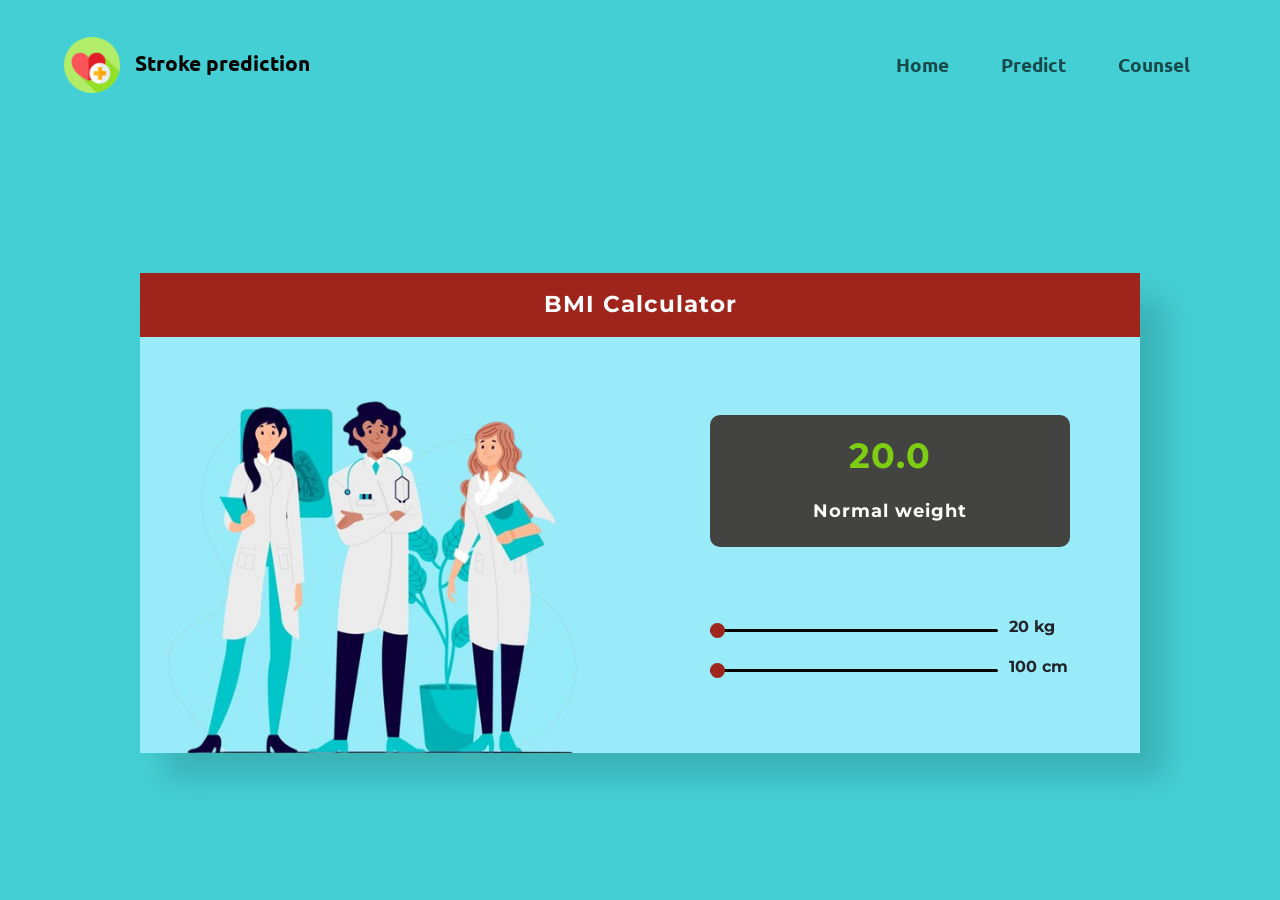
<file: templates/bmi.html>
<html lang="en">
    <head>
        <title>BMI Calculator</title>
        <meta name="viewport" content="width=device-width, initial-scale=1">
        <!--Google Font-->
        <link rel="preconnect" href="https://fonts.gstatic.com">
        <link href="https://fonts.googleapis.com/css2?family=Poppins:wght@500;700&display=swap" rel="stylesheet">
        <!--Google fonts-->
        <link rel="preconnect" href="https://fonts.googleapis.com">
        <link rel="preconnect" href="https://fonts.gstatic.com" crossorigin>
        <link href="https://fonts.googleapis.com/css2?family=Merriweather:wght@400;900&family=Ubuntu:wght@300&display=swap" rel="stylesheet">
        <!--Bootstrap-->
        
        <link href="https://cdn.jsdelivr.net/npm/bootstrap@5.1.3/dist/css/bootstrap.min.css" rel="stylesheet" integrity="sha384-1BmE4kWBq78iYhFldvKuhfTAU6auU8tT94WrHftjDbrCEXSU1oBoqyl2QvZ6jIW3" crossorigin="anonymous">
        <script src="https://cdn.jsdelivr.net/npm/bootstrap@5.1.3/dist/js/bootstrap.bundle.min.js" integrity="sha384-ka7Sk0Gln4gmtz2MlQnikT1wXgYsOg+OMhuP+IlRH9sENBO0LRn5q+8nbTov4+1p" crossorigin="anonymous"></script>
                
        <!--Stylesheet-->
        <link rel = "stylesheet" href = "../static/bmistyles.css">
    </head>
    <body>

        <!-- Nav Bar -->
          
        <nav class="navbar navbar-expand-lg navbar-light ">
            <a class="navbar-brand" href="{{url_for('index')}}"><img class="nav-bar-image" src = "../static/images/healthcare.png" alt = "healthcare-image" style="margin-right:10px"> Stroke prediction</a>
            <button class="navbar-toggler" type="button" data-bs-toggle="collapse" data-bs-target="#navbarTogglerDemo02" aria-controls="navbarNav" aria-expanded="false" aria-label="Toggle navigation">
            <span class="navbar-toggler-icon"></span>
            </button>
            <div class="collapse navbar-collapse" id="navbarTogglerDemo02">
            <ul class="navbar-nav ms-auto">
                <li class="nav-item">
                <a class="nav-link " href="index.html">Home</a>
                </li>
                <li class="nav-item">
                <a class="nav-link pred" href="predict.html">Predict</a>
                </li>
                <li class="nav-item">
                <a class="nav-link" href="counsel.html">Counsel</a>
                </li>
            </ul>
            </div>
        </nav>  
        <br>
        <div class="container row">
            <h1>BMI Calculator</h1>
            <div class="container-one col-lg-6"> 

                <img src="../static/images/bmiimage2.png" class="img-fluid" alt="bmi image" style="vertical-align: bottom;">
                
            </div>
            <div class="container-two col-lg-6">

                <div class="display">
                            <p id="result">20.0</p>
                            <p id="category">Normal weight</p>
                </div>

                <input type="range" min="20" max="200" value="20" id="weight" oninput="calculate()">
                <span id="weight-val">20 kg</span>
                
                <input type="range" min="100" max="250" value="100" id="height" oninput="calculate()">
                <span id="height-val">100 cm</span>
            </div>
        </div>
    
        <!--Script-->
        <script src = "../static/bmijs.js" charset = "utf-8"></script>
    </body>
    </html>
</file>
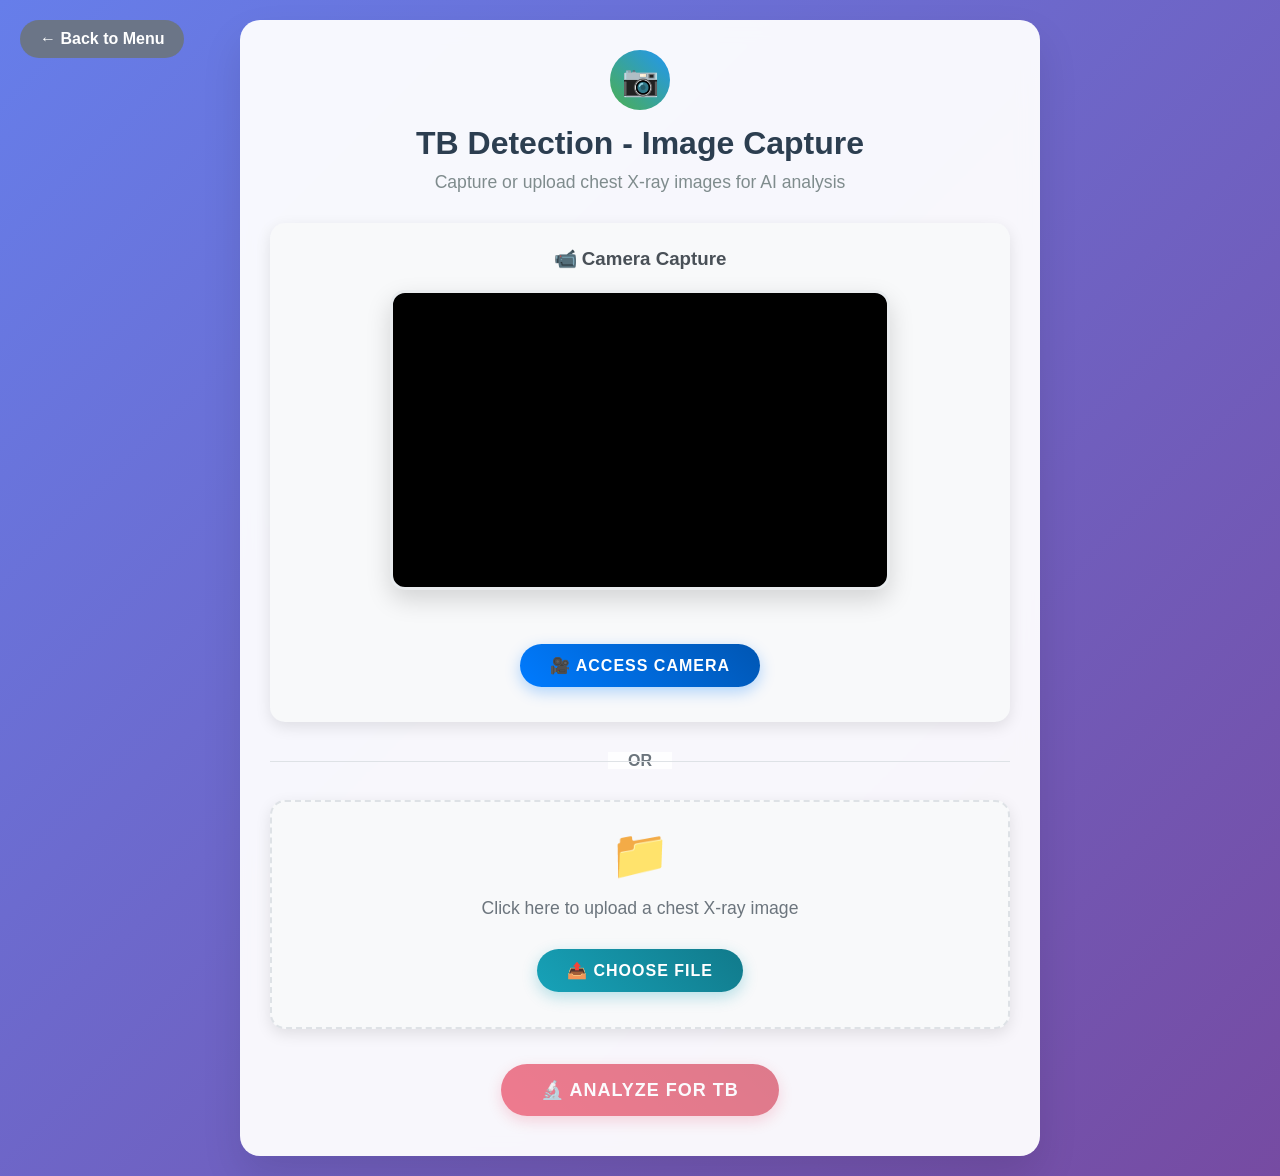
<file: templates/camera.html>
<!----
<!DOCTYPE html>
<html lang="en">
<head>
  <meta charset="UTF-8">
  <meta name="viewport" content="width=device-width, initial-scale=1.0">
  <title>Medical Image Capture</title>
  <style>
    * {
      margin: 0;
      padding: 0;
      box-sizing: border-box;
    }

    body {
      font-family: 'Segoe UI', Tahoma, Geneva, Verdana, sans-serif;
      background: linear-gradient(135deg, #667eea 0%, #764ba2 100%);
      min-height: 100vh;
      display: flex;
      align-items: center;
      justify-content: center;
      padding: 20px;
    }

    .container {
      background: rgba(255, 255, 255, 0.95);
      backdrop-filter: blur(10px);
      border-radius: 20px;
      box-shadow: 0 20px 40px rgba(0, 0, 0, 0.1);
      padding: 30px;
      text-align: center;
      max-width: 800px;
      width: 100%;
      animation: fadeInUp 0.8s ease-out;
    }

    @keyframes fadeInUp {
      from {
        opacity: 0;
        transform: translateY(30px);
      }
      to {
        opacity: 1;
        transform: translateY(0);
      }
    }

    .header {
      margin-bottom: 30px;
    }

    .logo {
      width: 60px;
      height: 60px;
      margin: 0 auto 15px;
      background: linear-gradient(45deg, #4CAF50, #2196F3);
      border-radius: 50%;
      display: flex;
      align-items: center;
      justify-content: center;
      font-size: 30px;
      color: white;
      animation: pulse 2s infinite;
    }

    @keyframes pulse {
      0% { transform: scale(1); }
      50% { transform: scale(1.05); }
      100% { transform: scale(1); }
    }

    h1 {
      color: #2c3e50;
      font-size: 2rem;
      margin-bottom: 10px;
      font-weight: 700;
    }

    .subtitle {
      color: #7f8c8d;
      font-size: 1.1rem;
      margin-bottom: 20px;
    }

    .camera-section {
      background: #f8f9fa;
      border-radius: 15px;
      padding: 25px;
      margin-bottom: 25px;
      box-shadow: 0 5px 15px rgba(0, 0, 0, 0.1);
    }

    #videoElement {
      width: 100%;
      max-width: 500px;
      height: 300px;
      border: 3px solid #e9ecef;
      border-radius: 15px;
      background: #000;
      object-fit: cover;
      margin-bottom: 20px;
      box-shadow: 0 10px 25px rgba(0, 0, 0, 0.15);
    }

    #capturedCanvas {
      width: 100%;
      max-width: 500px;
      height: 300px;
      border: 3px solid #28a745;
      border-radius: 15px;
      margin-bottom: 20px;
      box-shadow: 0 10px 25px rgba(0, 0, 0, 0.15);
      display: none;
    }

    #uploadPreview {
      width: 100%;
      max-width: 500px;
      max-height: 300px;
      border: 3px solid #17a2b8;
      border-radius: 15px;
      margin-bottom: 20px;
      box-shadow: 0 10px 25px rgba(0, 0, 0, 0.15);
      display: none;
      object-fit: cover;
    }

    .btn {
      padding: 12px 30px;
      font-size: 16px;
      font-weight: 600;
      border: none;
      border-radius: 50px;
      cursor: pointer;
      margin: 10px;
      transition: all 0.3s ease;
      text-transform: uppercase;
      letter-spacing: 1px;
      position: relative;
      overflow: hidden;
    }

    .btn::before {
      content: '';
      position: absolute;
      top: 0;
      left: -100%;
      width: 100%;
      height: 100%;
      background: linear-gradient(90deg, transparent, rgba(255, 255, 255, 0.4), transparent);
      transition: left 0.5s;
    }

    .btn:hover::before {
      left: 100%;
    }

    .btn-primary {
      background: linear-gradient(45deg, #007bff, #0056b3);
      color: white;
      box-shadow: 0 5px 15px rgba(0, 123, 255, 0.3);
    }

    .btn-primary:hover {
      transform: translateY(-2px);
      box-shadow: 0 8px 25px rgba(0, 123, 255, 0.4);
    }

    .btn-success {
      background: linear-gradient(45deg, #28a745, #1e7e34);
      color: white;
      box-shadow: 0 5px 15px rgba(40, 167, 69, 0.3);
    }

    .btn-success:hover {
      transform: translateY(-2px);
      box-shadow: 0 8px 25px rgba(40, 167, 69, 0.4);
    }

    .btn-info {
      background: linear-gradient(45deg, #17a2b8, #117a8b);
      color: white;
      box-shadow: 0 5px 15px rgba(23, 162, 184, 0.3);
    }

    .btn-info:hover {
      transform: translateY(-2px);
      box-shadow: 0 8px 25px rgba(23, 162, 184, 0.4);
    }

    .btn-results {
      background: linear-gradient(45deg, #e60023, #c4001d);
      color: white;
      box-shadow: 0 5px 15px rgba(230, 0, 35, 0.3);
      font-size: 18px;
      padding: 15px 40px;
      animation: glow 2s infinite alternate;
    }

    @keyframes glow {
      from { box-shadow: 0 5px 15px rgba(230, 0, 35, 0.3); }
      to { box-shadow: 0 8px 30px rgba(230, 0, 35, 0.6); }
    }

    .btn-results:hover {
      transform: translateY(-3px) scale(1.05);
      box-shadow: 0 10px 35px rgba(230, 0, 35, 0.5);
    }

    .upload-section {
      background: #f8f9fa;
      border-radius: 15px;
      padding: 25px;
      margin-bottom: 25px;
      box-shadow: 0 5px 15px rgba(0, 0, 0, 0.1);
      border: 2px dashed #dee2e6;
      transition: all 0.3s ease;
    }

    .upload-section:hover {
      border-color: #17a2b8;
      background: #e8f4f8;
    }

    .upload-icon {
      font-size: 48px;
      color: #6c757d;
      margin-bottom: 15px;
    }

    .upload-text {
      color: #6c757d;
      font-size: 1.1rem;
      margin-bottom: 20px;
    }

    .status-message {
      padding: 15px;
      border-radius: 10px;
      margin: 20px 0;
      font-weight: 600;
      display: none;
    }

    .status-success {
      background: #d4edda;
      color: #155724;
      border: 1px solid #c3e6cb;
    }

    .status-info {
      background: #d1ecf1;
      color: #0c5460;
      border: 1px solid #bee5eb;
    }

    .controls {
      display: flex;
      justify-content: center;
      flex-wrap: wrap;
      gap: 10px;
      margin-top: 20px;
    }

    .divider {
      margin: 30px 0;
      position: relative;
    }

    .divider::before {
      content: '';
      position: absolute;
      top: 50%;
      left: 0;
      right: 0;
      height: 1px;
      background: #dee2e6;
    }

    .divider span {
      background: rgba(255, 255, 255, 0.95);
      padding: 0 20px;
      color: #6c757d;
      font-weight: 600;
    }

    .hidden {
      display: none !important;
    }

    .fade-in {
      animation: fadeIn 0.5s ease-in;
    }

    @keyframes fadeIn {
      from { opacity: 0; }
      to { opacity: 1; }
    }

    .loading {
      display: none;
      position: fixed;
      top: 0;
      left: 0;
      width: 100%;
      height: 100%;
      background: rgba(0, 0, 0, 0.8);
      z-index: 1000;
      justify-content: center;
      align-items: center;
      flex-direction: column;
      color: white;
    }

    .spinner {
      width: 50px;
      height: 50px;
      border: 5px solid #f3f3f3;
      border-top: 5px solid #3498db;
      border-radius: 50%;
      animation: spin 1s linear infinite;
      margin-bottom: 20px;
    }

    @keyframes spin {
      0% { transform: rotate(0deg); }
      100% { transform: rotate(360deg); }
    }

    @media (max-width: 768px) {
      .container {
        padding: 20px;
        margin: 10px;
      }

      h1 {
        font-size: 1.6rem;
      }

      .subtitle {
        font-size: 1rem;
      }

      #videoElement, #capturedCanvas, #uploadPreview {
        height: 250px;
      }

      .btn {
        padding: 10px 20px;
        font-size: 14px;
        margin: 5px;
      }

      .btn-results {
        font-size: 16px;
        padding: 12px 30px;
      }

      .controls {
        flex-direction: column;
        align-items: center;
      }
    }

    .back-btn {
      position: absolute;
      top: 20px;
      left: 20px;
      background: rgba(108, 117, 125, 0.9);
      color: white;
      border: none;
      padding: 10px 20px;
      border-radius: 25px;
      text-decoration: none;
      font-weight: 600;
      transition: all 0.3s ease;
      backdrop-filter: blur(10px);
    }

    .back-btn:hover {
      background: rgba(90, 98, 104, 0.9);
      transform: translateY(-2px);
    }




    
  </style>
</head>
<body>

      <a href="/" class="back-btn">← Back to Menu</a>
    
  <div class="container">
    <div class="header">
      <div class="logo">📷</div>
      <h1>TB Detection - Image Capture</h1>
      <p class="subtitle">Capture or upload chest X-ray images for AI analysis</p>
    </div>

    <!-- Camera Section --
    <div class="camera-section">
      <h3 style="color: #495057; margin-bottom: 20px;">📹 Camera Capture</h3>
      <video id="videoElement" autoplay playsinline></video>
      <canvas id="capturedCanvas"></canvas>
      
      <div class="controls">
        <button class="btn btn-primary" id="startCameraBtn" onclick="startCamera()">
          🎥 Access Camera
        </button>
        <button class="btn btn-success hidden" id="captureBtn" onclick="captureImage()">
          📸 Capture Photo
        </button>
        <button class="btn btn-info hidden" id="retakeBtn" onclick="retakePhoto()">
          🔄 Retake Photo
        </button>
      </div>
      
      <div class="status-message" id="cameraStatus"></div>
    </div>

    <div class="divider">
      <span>OR</span>
    </div>

    <form id="imageUploadForm" enctype="multipart/form-data">
  <div class="upload-section" onclick="document.getElementById('imageInput').click()">
    <div class="upload-icon">📁</div>
    <div class="upload-text">Click here to upload a chest X-ray image</div>
    <input type="file" id="imageInput" name="image" accept="image/*" style="display: none;" onchange="previewImage(event)">
    <button type="button" class="btn btn-info">📤 Choose File</button>
  </div>

  <img id="uploadPreview" alt="Uploaded Image Preview" />
  <div class="status-message" id="uploadStatus"></div>


  <div class="controls">
  <button type="submit" class="btn btn-results" id="resultsBtn" disabled style="opacity: 0.5; cursor: not-allowed;">
    🔬 ANALYZE FOR TB
  </button>
</div>

<!----
  <div class="controls">
    <button type="submit" class="btn btn-results" id="resultsBtn">
      🔬 ANALYZE FOR TB
    </button>
  </div>
</form>
-->

<!-- Upload Section --
<form id="tbForm" action="{{ url_for('predict_tb') }}" method="POST" enctype="multipart/form-data">
  <div class="upload-section" onclick="document.getElementById('imageInput').click()">
    <div class="upload-icon">📁</div>
    <div class="upload-text">Click here to upload a chest X-ray image</div>
    <input type="file" id="imageInput" name="image" accept="image/*" style="display: none;" onchange="previewImage(event)">
    <button type="button" class="btn btn-info">📤 Choose File</button>
  </div>

  <img id="uploadPreview" alt="Uploaded Image Preview" />
  <div class="status-message" id="uploadStatus"></div>

  <!- Results Button (Now a Submit Button) --
  <div class="controls">
    <button type="submit" class="btn btn-results" id="resultsBtn">
      🔬 ANALYZE FOR TB
    </button>
  </div>
</form>-->
<!--end of formsknjinhnhbuhbnhjbhbgbggbgvgvgvhgvghvgvgjvvvgvbbbybybuybbgbbhbbbbbybybyb--


<div class="loading" id="loadingScreen">
    <div class="spinner"></div>
    <div class="loading-text">Analyzing brain scan with AI model...</div>
    <div class="loading-subtext">Emergency analysis in progress - This may take a few seconds</div>
  </div>
<!--lets startvhusdh f huhuhdiuahduhauygasdgggdagtygtdgagdagdysgdad--
  <div class="loading" id="loadingScreen">
    <div class="spinner"></div>
    <div>Analyzing image with AI model...</div>
    <div style="font-size: 14px; margin-top: 10px;">This may take a few seconds</div>
  </div>
---------------------------
  let currentImageData = null; 


  <script>
let stream = null;
let hasImage = false;
let currentImageData = null;

function startCamera() {
  const video = document.getElementById('videoElement');
  const startBtn = document.getElementById('startCameraBtn');
  const captureBtn = document.getElementById('captureBtn');
  const status = document.getElementById('cameraStatus');

  if (navigator.mediaDevices && navigator.mediaDevices.getUserMedia) {
    navigator.mediaDevices.getUserMedia({ 
      video: { width: { ideal: 1280 }, height: { ideal: 720 }, facingMode: 'environment' } 
    })
    .then((mediaStream) => {
      stream = mediaStream;
      video.srcObject = mediaStream;
      startBtn.classList.add('hidden');
      captureBtn.classList.remove('hidden');
      showStatus('cameraStatus', 'Camera activated! Position the chest X-ray and click capture.', 'success');
    })
    .catch((err) => {
      console.error("Error accessing the camera: ", err);
      showStatus('cameraStatus', 'Could not access camera. Please check permissions.', 'error');
    });
  } else {
    showStatus('cameraStatus', 'Camera not supported in this browser.', 'error');
  }
}

function captureImage() {
  const video = document.getElementById('videoElement');
  const canvas = document.getElementById('capturedCanvas');
  const captureBtn = document.getElementById('captureBtn');
  const retakeBtn = document.getElementById('retakeBtn');
  const resultsBtn = document.getElementById('resultsBtn');

  const ctx = canvas.getContext('2d');
  canvas.width = video.videoWidth;
  canvas.height = video.videoHeight;
  ctx.drawImage(video, 0, 0, canvas.width, canvas.height);

  video.style.display = 'none';
  canvas.style.display = 'block';
  canvas.classList.add('fade-in');

  captureBtn.classList.add('hidden');
  retakeBtn.classList.remove('hidden');
  resultsBtn.classList.remove('hidden');

  if (stream) {
    stream.getTracks().forEach(track => track.stop());
  }

  hasImage = true;
  currentImageData = canvas;
  showStatus('cameraStatus', 'Photo captured! Click "ANALYZE FOR TB" to get results.', 'success');
}

function retakePhoto() {
  const video = document.getElementById('videoElement');
  const canvas = document.getElementById('capturedCanvas');
  const captureBtn = document.getElementById('captureBtn');
  const retakeBtn = document.getElementById('retakeBtn');
  const resultsBtn = document.getElementById('resultsBtn');

  video.style.display = 'block';
  canvas.style.display = 'none';

  retakeBtn.classList.add('hidden');
  captureBtn.classList.remove('hidden');
  resultsBtn.classList.add('hidden');

  hasImage = false;
  currentImageData = null;

  startCamera();
}

function previewImage(event) {
  const file = event.target.files[0];
  const preview = document.getElementById('uploadPreview');
  const resultsBtn = document.getElementById('resultsBtn');

  if (file) {
    const reader = new FileReader();

    reader.onload = function(e) {
      preview.src = e.target.result;
      preview.style.display = "block";
      preview.classList.add('fade-in');
      resultsBtn.classList.remove('hidden');
      hasImage = true;
      currentImageData = file;
      showStatus('uploadStatus', `Image "${file.name}" uploaded! Click "ANALYZE FOR TB" to get results.`, 'success');
    }

    reader.readAsDataURL(file);
  }
}

function analyzeImage() {
  if (!hasImage) {
    alert('Please capture or upload an image first!');
    return;
  }

  document.getElementById('loadingScreen').style.display = 'flex';

  const formData = new FormData();

  if (currentImageData instanceof HTMLCanvasElement) {
    try {
      currentImageData.toBlob(function(blob) {
        if (!blob) {
          alert('Error capturing image from camera.');
          document.getElementById('loadingScreen').style.display = 'none';
          return;
        }
        formData.append('image', blob, 'captured.png');
        console.log('📸 Captured image ready for prediction.');
        sendToBackend(formData);
      }, 'image/png');
    } catch (error) {
      console.error('Error capturing image:', error);
      alert('Camera capture failed.');
      document.getElementById('loadingScreen').style.display = 'none';
    }
  } else if (currentImageData instanceof File) {
    formData.append('image', currentImageData);
    console.log('📁 Uploaded image ready for prediction.');
    sendToBackend(formData);
  } else {
    alert('No valid image found.');
    document.getElementById('loadingScreen').style.display = 'none';
  }
}

function sendToBackend(formData) {
  fetch('/predict_tb', {
    method: 'POST',
    body: formData
  })
  .then(response => {
    if (!response.ok) throw new Error(`HTTP ${response.status}`);
    return response.text();
  })
  .then(html => {
    document.getElementById('loadingScreen').style.display = 'none';
    document.open();
    document.write(html);
    document.close();
  })
  .catch(error => {
    console.error('❌ Error from backend:', error);
    alert('Server error. Please try again.');
    document.getElementById('loadingScreen').style.display = 'none';
  });
}

function showStatus(elementId, message, type) {
  const statusElement = document.getElementById(elementId);
  statusElement.textContent = message;
  statusElement.className = `status-message status-${type === 'success' ? 'success' : 'info'}`;
  statusElement.style.display = 'block';

  setTimeout(() => {
    statusElement.style.display = 'none';
  }, 5000);
}

window.addEventListener('beforeunload', () => {
  if (stream) {
    stream.getTracks().forEach(track => track.stop());
  }
});




//new codes added  


// 🔁 Override form submission to combine image + stored form data
document.getElementById('imageUploadForm').addEventListener('submit', function (e) {
  e.preventDefault();

  const imageFile = document.getElementById('imageInput').files[0];
  if (!imageFile) {
    alert("Please select or capture an image.");
    return;
  }

  // Retrieve form data from localStorage
  const formDataJSON = localStorage.getItem('tbPatientData');
  if (!formDataJSON) {
    alert("Patient form data missing. Please go back and fill the form.");
    return;
  }

  const patientData = JSON.parse(formDataJSON);

  const formData = new FormData();
  formData.append('image', imageFile);

  for (const key in patientData) {
    if (Array.isArray(patientData[key])) {
      patientData[key].forEach(val => formData.append(key, val));
    } else {
      formData.append(key, patientData[key]);
    }
  }

  // Show loading screen
  document.getElementById('loadingScreen').style.display = 'flex';

  // Submit the full form to /predict_tb
  fetch('/predict_tb', {
    method: 'POST',
    body: formData
  })
  .then(response => {
    //if (response.redirected) {
     // window.location.href = response.url;
    //} else {
     // return response.json().then(data => {
      //  alert("Error: " + (data.error || "Something went wrong."));
      //  document.getElementById('loadingScreen').style.display = 'none';
     // });
   // }

     if (response.ok) {
  return response.text().then(html => {
    document.open();
    document.write(html);
    document.close();
  });
} else {
  return response.json().then(data => {
    alert("Error: " + (data.error || "Something went wrong."));
    document.getElementById('loadingScreen').style.display = 'none';
  });
}


  })
  .catch(error => {
    console.error("❌ Upload error:", error);
    alert("Upload failed.");
    document.getElementById('loadingScreen').style.display = 'none';
  });
});

//////////////////////////////////////
const resultsBtn = document.getElementById("resultsBtn");
  const fileInput = document.getElementById("imageInput"); // change if your file input has a different ID
  const cameraInput = document.getElementById("cameraInput"); // optional, if you have a camera capture input

  function enableAnalyzeButton() {
    resultsBtn.disabled = false;
    resultsBtn.style.opacity = "1";
    resultsBtn.style.cursor = "pointer";
  }

  // Enable when file is uploaded
  if (fileInput) {
    fileInput.addEventListener("change", () => {
      if (fileInput.files.length > 0) {
        enableAnalyzeButton();
      }
    });
  }

  // Enable when camera image is captured
  if (cameraInput) {
    cameraInput.addEventListener("change", () => {
      if (cameraInput.files.length > 0) {
        enableAnalyzeButton();
      }
    });
  }
</script>


</body>
</html>
-->


<!DOCTYPE html>
<html lang="en">
<head>
  <meta charset="UTF-8">
  <meta name="viewport" content="width=device-width, initial-scale=1.0">
  <title>Medical Image Capture</title>
  <style>
    * {
      margin: 0;
      padding: 0;
      box-sizing: border-box;
    }

    body {
      font-family: 'Segoe UI', Tahoma, Geneva, Verdana, sans-serif;
      background: linear-gradient(135deg, #667eea 0%, #764ba2 100%);
      min-height: 100vh;
      display: flex;
      align-items: center;
      justify-content: center;
      padding: 20px;
    }

    .container {
      background: rgba(255, 255, 255, 0.95);
      backdrop-filter: blur(10px);
      border-radius: 20px;
      box-shadow: 0 20px 40px rgba(0, 0, 0, 0.1);
      padding: 30px;
      text-align: center;
      max-width: 800px;
      width: 100%;
      animation: fadeInUp 0.8s ease-out;
    }

    @keyframes fadeInUp {
      from {
        opacity: 0;
        transform: translateY(30px);
      }
      to {
        opacity: 1;
        transform: translateY(0);
      }
    }

    .header {
      margin-bottom: 30px;
    }

    .logo {
      width: 60px;
      height: 60px;
      margin: 0 auto 15px;
      background: linear-gradient(45deg, #4CAF50, #2196F3);
      border-radius: 50%;
      display: flex;
      align-items: center;
      justify-content: center;
      font-size: 30px;
      color: white;
      animation: pulse 2s infinite;
    }

    @keyframes pulse {
      0% { transform: scale(1); }
      50% { transform: scale(1.05); }
      100% { transform: scale(1); }
    }

    h1 {
      color: #2c3e50;
      font-size: 2rem;
      margin-bottom: 10px;
      font-weight: 700;
    }

    .subtitle {
      color: #7f8c8d;
      font-size: 1.1rem;
      margin-bottom: 20px;
    }

    .camera-section {
      background: #f8f9fa;
      border-radius: 15px;
      padding: 25px;
      margin-bottom: 25px;
      box-shadow: 0 5px 15px rgba(0, 0, 0, 0.1);
    }

    #videoElement {
      width: 100%;
      max-width: 500px;
      height: 300px;
      border: 3px solid #e9ecef;
      border-radius: 15px;
      background: #000;
      object-fit: cover;
      margin-bottom: 20px;
      box-shadow: 0 10px 25px rgba(0, 0, 0, 0.15);
    }

    #capturedCanvas {
      width: 100%;
      max-width: 500px;
      height: 300px;
      border: 3px solid #28a745;
      border-radius: 15px;
      margin-bottom: 20px;
      box-shadow: 0 10px 25px rgba(0, 0, 0, 0.15);
      display: none;
    }

    #uploadPreview {
      width: 100%;
      max-width: 500px;
      max-height: 300px;
      border: 3px solid #17a2b8;
      border-radius: 15px;
      margin-bottom: 20px;
      box-shadow: 0 10px 25px rgba(0, 0, 0, 0.15);
      display: none;
      object-fit: cover;
    }

    .btn {
      padding: 12px 30px;
      font-size: 16px;
      font-weight: 600;
      border: none;
      border-radius: 50px;
      cursor: pointer;
      margin: 10px;
      transition: all 0.3s ease;
      text-transform: uppercase;
      letter-spacing: 1px;
      position: relative;
      overflow: hidden;
    }

    .btn::before {
      content: '';
      position: absolute;
      top: 0;
      left: -100%;
      width: 100%;
      height: 100%;
      background: linear-gradient(90deg, transparent, rgba(255, 255, 255, 0.4), transparent);
      transition: left 0.5s;
    }

    .btn:hover::before {
      left: 100%;
    }

    .btn-primary {
      background: linear-gradient(45deg, #007bff, #0056b3);
      color: white;
      box-shadow: 0 5px 15px rgba(0, 123, 255, 0.3);
    }

    .btn-primary:hover {
      transform: translateY(-2px);
      box-shadow: 0 8px 25px rgba(0, 123, 255, 0.4);
    }

    .btn-success {
      background: linear-gradient(45deg, #28a745, #1e7e34);
      color: white;
      box-shadow: 0 5px 15px rgba(40, 167, 69, 0.3);
    }

    .btn-success:hover {
      transform: translateY(-2px);
      box-shadow: 0 8px 25px rgba(40, 167, 69, 0.4);
    }

    .btn-info {
      background: linear-gradient(45deg, #17a2b8, #117a8b);
      color: white;
      box-shadow: 0 5px 15px rgba(23, 162, 184, 0.3);
    }

    .btn-info:hover {
      transform: translateY(-2px);
      box-shadow: 0 8px 25px rgba(23, 162, 184, 0.4);
    }

    .btn-results {
      background: linear-gradient(45deg, #e60023, #c4001d);
      color: white;
      box-shadow: 0 5px 15px rgba(230, 0, 35, 0.3);
      font-size: 18px;
      padding: 15px 40px;
      animation: glow 2s infinite alternate;
    }

    @keyframes glow {
      from { box-shadow: 0 5px 15px rgba(230, 0, 35, 0.3); }
      to { box-shadow: 0 8px 30px rgba(230, 0, 35, 0.6); }
    }

    .btn-results:hover {
      transform: translateY(-3px) scale(1.05);
      box-shadow: 0 10px 35px rgba(230, 0, 35, 0.5);
    }

    .upload-section {
      background: #f8f9fa;
      border-radius: 15px;
      padding: 25px;
      margin-bottom: 25px;
      box-shadow: 0 5px 15px rgba(0, 0, 0, 0.1);
      border: 2px dashed #dee2e6;
      transition: all 0.3s ease;
    }

    .upload-section:hover {
      border-color: #17a2b8;
      background: #e8f4f8;
    }

    .upload-icon {
      font-size: 48px;
      color: #6c757d;
      margin-bottom: 15px;
    }

    .upload-text {
      color: #6c757d;
      font-size: 1.1rem;
      margin-bottom: 20px;
    }

    .status-message {
      padding: 15px;
      border-radius: 10px;
      margin: 20px 0;
      font-weight: 600;
      display: none;
    }

    .status-success {
      background: #d4edda;
      color: #155724;
      border: 1px solid #c3e6cb;
    }

    .status-info {
      background: #d1ecf1;
      color: #0c5460;
      border: 1px solid #bee5eb;
    }

    .controls {
      display: flex;
      justify-content: center;
      flex-wrap: wrap;
      gap: 10px;
      margin-top: 20px;
    }

    .divider {
      margin: 30px 0;
      position: relative;
    }

    .divider::before {
      content: '';
      position: absolute;
      top: 50%;
      left: 0;
      right: 0;
      height: 1px;
      background: #dee2e6;
    }

    .divider span {
      background: rgba(255, 255, 255, 0.95);
      padding: 0 20px;
      color: #6c757d;
      font-weight: 600;
    }

    .hidden {
      display: none !important;
    }

    .fade-in {
      animation: fadeIn 0.5s ease-in;
    }

    @keyframes fadeIn {
      from { opacity: 0; }
      to { opacity: 1; }
    }

    .loading {
      display: none;
      position: fixed;
      top: 0;
      left: 0;
      width: 100%;
      height: 100%;
      background: rgba(0, 0, 0, 0.8);
      z-index: 1000;
      justify-content: center;
      align-items: center;
      flex-direction: column;
      color: white;
    }

    .spinner {
      width: 50px;
      height: 50px;
      border: 5px solid #f3f3f3;
      border-top: 5px solid #3498db;
      border-radius: 50%;
      animation: spin 1s linear infinite;
      margin-bottom: 20px;
    }

    @keyframes spin {
      0% { transform: rotate(0deg); }
      100% { transform: rotate(360deg); }
    }

    @media (max-width: 768px) {
      .container {
        padding: 20px;
        margin: 10px;
      }

      h1 {
        font-size: 1.6rem;
      }

      .subtitle {
        font-size: 1rem;
      }

      #videoElement, #capturedCanvas, #uploadPreview {
        height: 250px;
      }

      .btn {
        padding: 10px 20px;
        font-size: 14px;
        margin: 5px;
      }

      .btn-results {
        font-size: 16px;
        padding: 12px 30px;
      }

      .controls {
        flex-direction: column;
        align-items: center;
      }
    }

    .back-btn {
      position: absolute;
      top: 20px;
      left: 20px;
      background: rgba(108, 117, 125, 0.9);
      color: white;
      border: none;
      padding: 10px 20px;
      border-radius: 25px;
      text-decoration: none;
      font-weight: 600;
      transition: all 0.3s ease;
      backdrop-filter: blur(10px);
    }

    .back-btn:hover {
      background: rgba(90, 98, 104, 0.9);
      transform: translateY(-2px);
    }
  </style>
</head>
<body>
  <a href="/" class="back-btn">← Back to Menu</a>
    
  <div class="container">
    <div class="header">
      <div class="logo">📷</div>
      <h1>TB Detection - Image Capture</h1>
      <p class="subtitle">Capture or upload chest X-ray images for AI analysis</p>
    </div>

    <!-- Camera Section -->
    <div class="camera-section">
      <h3 style="color: #495057; margin-bottom: 20px;">📹 Camera Capture</h3>
      <video id="videoElement" autoplay playsinline></video>
      <canvas id="capturedCanvas"></canvas>
      
      <div class="controls">
        <button class="btn btn-primary" id="startCameraBtn" onclick="startCamera()">
          🎥 Access Camera
        </button>
        <button class="btn btn-success hidden" id="captureBtn" onclick="captureImage()">
          📸 Capture Photo
        </button>
        <button class="btn btn-info hidden" id="retakeBtn" onclick="retakePhoto()">
          🔄 Retake Photo
        </button>
        <!-- Added analyze button for camera capture -->
        <button class="btn btn-results hidden" id="analyzeCameraBtn" onclick="analyzeCapturedImage()">
          🔬 ANALYZE FOR TB
        </button>
      </div>
      
      <div class="status-message" id="cameraStatus"></div>
    </div>

    <div class="divider">
      <span>OR</span>
    </div>

    <!-- Upload Section -->
    <form id="imageUploadForm" enctype="multipart/form-data">
      <div class="upload-section" onclick="document.getElementById('imageInput').click()">
        <div class="upload-icon">📁</div>
        <div class="upload-text">Click here to upload a chest X-ray image</div>
        <input type="file" id="imageInput" name="image" accept="image/*" style="display: none;" onchange="previewImage(event)">
        <button type="button" class="btn btn-info">📤 Choose File</button>
      </div>

      <img id="uploadPreview" alt="Uploaded Image Preview" />
      <div class="status-message" id="uploadStatus"></div>

      <div class="controls">
        <button type="submit" class="btn btn-results" id="uploadAnalyzeBtn" disabled style="opacity: 0.5; cursor: not-allowed;">
          🔬 ANALYZE FOR TB
        </button>
      </div>
    </form>

    <div class="loading" id="loadingScreen">
      <div class="spinner"></div>
      <div class="loading-text">Analyzing chest X-ray with AI model...</div>
      <div class="loading-subtext">TB analysis in progress - This may take a few seconds</div>
    </div>
  </div>

  <script>
    let stream = null;
    let capturedImageData = null;

    function startCamera() {
      const video = document.getElementById('videoElement');
      const startBtn = document.getElementById('startCameraBtn');
      const captureBtn = document.getElementById('captureBtn');
      const status = document.getElementById('cameraStatus');

      if (navigator.mediaDevices && navigator.mediaDevices.getUserMedia) {
        navigator.mediaDevices.getUserMedia({ 
          video: { width: { ideal: 1280 }, height: { ideal: 720 }, facingMode: 'environment' } 
        })
        .then((mediaStream) => {
          stream = mediaStream;
          video.srcObject = mediaStream;
          startBtn.classList.add('hidden');
          captureBtn.classList.remove('hidden');
          showStatus('cameraStatus', 'Camera activated! Position the chest X-ray and click capture.', 'success');
        })
        .catch((err) => {
          console.error("Error accessing the camera: ", err);
          showStatus('cameraStatus', 'Could not access camera. Please check permissions.', 'error');
        });
      } else {
        showStatus('cameraStatus', 'Camera not supported in this browser.', 'error');
      }
    }

    function captureImage() {
      const video = document.getElementById('videoElement');
      const canvas = document.getElementById('capturedCanvas');
      const captureBtn = document.getElementById('captureBtn');
      const retakeBtn = document.getElementById('retakeBtn');
      const analyzeCameraBtn = document.getElementById('analyzeCameraBtn');

      const ctx = canvas.getContext('2d');
      canvas.width = video.videoWidth;
      canvas.height = video.videoHeight;
      ctx.drawImage(video, 0, 0, canvas.width, canvas.height);

      // Store captured image data
      capturedImageData = canvas;

      // Hide video, show canvas
      video.style.display = 'none';
      canvas.style.display = 'block';
      canvas.classList.add('fade-in');

      // Update button visibility
      captureBtn.classList.add('hidden');
      retakeBtn.classList.remove('hidden');
      analyzeCameraBtn.classList.remove('hidden');

      // Stop camera stream
      if (stream) {
        stream.getTracks().forEach(track => track.stop());
      }

      showStatus('cameraStatus', 'Photo captured! Click "ANALYZE FOR TB" to get results.', 'success');
    }

    function retakePhoto() {
      const video = document.getElementById('videoElement');
      const canvas = document.getElementById('capturedCanvas');
      const captureBtn = document.getElementById('captureBtn');
      const retakeBtn = document.getElementById('retakeBtn');
      const analyzeCameraBtn = document.getElementById('analyzeCameraBtn');

      // Reset display
      video.style.display = 'block';
      canvas.style.display = 'none';

      // Reset buttons
      retakeBtn.classList.add('hidden');
      analyzeCameraBtn.classList.add('hidden');
      captureBtn.classList.remove('hidden');

      // Clear captured data
      capturedImageData = null;

      // Restart camera
      startCamera();
    }

    function analyzeCapturedImage() {
      if (!capturedImageData) {
        alert('No captured image found!');
        return;
      }

      document.getElementById('loadingScreen').style.display = 'flex';

      // Convert canvas to blob and send to backend
      capturedImageData.toBlob(function(blob) {
        if (!blob) {
          alert('Error processing captured image.');
          document.getElementById('loadingScreen').style.display = 'none';
          return;
        }

        const formData = new FormData();
        formData.append('image', blob, 'captured.png');

        // Get patient data from localStorage if available
        const formDataJSON = localStorage.getItem('tbPatientData');
        if (formDataJSON) {
          const patientData = JSON.parse(formDataJSON);
          for (const key in patientData) {
            if (Array.isArray(patientData[key])) {
              patientData[key].forEach(val => formData.append(key, val));
            } else {
              formData.append(key, patientData[key]);
            }
          }
        }

        sendToBackend(formData);
      }, 'image/png');
    }

    function previewImage(event) {
      const file = event.target.files[0];
      const preview = document.getElementById('uploadPreview');
      const uploadAnalyzeBtn = document.getElementById('uploadAnalyzeBtn');

      if (file) {
        const reader = new FileReader();

        reader.onload = function(e) {
          preview.src = e.target.result;
          preview.style.display = "block";
          preview.classList.add('fade-in');
          
          // Enable analyze button
          uploadAnalyzeBtn.disabled = false;
          uploadAnalyzeBtn.style.opacity = "1";
          uploadAnalyzeBtn.style.cursor = "pointer";
          
          showStatus('uploadStatus', `Image "${file.name}" uploaded! Click "ANALYZE FOR TB" to get results.`, 'success');
        }

        reader.readAsDataURL(file);
      }
    }

    document.getElementById('imageUploadForm').addEventListener('submit', function (e) {
      e.preventDefault();

      const imageFile = document.getElementById('imageInput').files[0];
      if (!imageFile) {
        alert("Please select an image.");
        return;
      }

      document.getElementById('loadingScreen').style.display = 'flex';

      const formData = new FormData();
      formData.append('image', imageFile);

      // Get patient data from localStorage if available
      const formDataJSON = localStorage.getItem('tbPatientData');
      if (formDataJSON) {
        const patientData = JSON.parse(formDataJSON);
        for (const key in patientData) {
          if (Array.isArray(patientData[key])) {
            patientData[key].forEach(val => formData.append(key, val));
          } else {
            formData.append(key, patientData[key]);
          }
        }
      }

      sendToBackend(formData);
    });

    function sendToBackend(formData) {
      fetch('/predict_tb', {
        method: 'POST',
        body: formData
      })
      .then(response => {
        if (response.ok) {
          return response.text().then(html => {
            document.open();
            document.write(html);
            document.close();
          });
        } else {
          return response.json().then(data => {
            alert("Error: " + (data.error || "Something went wrong."));
            document.getElementById('loadingScreen').style.display = 'none';
          });
        }
      })
      .catch(error => {
        console.error("❌ Analysis error:", error);
        alert("Analysis failed. Please try again.");
        document.getElementById('loadingScreen').style.display = 'none';
      });
    }

    function showStatus(elementId, message, type) {
      const statusElement = document.getElementById(elementId);
      statusElement.textContent = message;
      statusElement.className = `status-message status-${type === 'success' ? 'success' : 'info'}`;
      statusElement.style.display = 'block';

      setTimeout(() => {
        statusElement.style.display = 'none';
      }, 5000);
    }

    // Clean up camera stream when page unloads
    window.addEventListener('beforeunload', () => {
      if (stream) {
        stream.getTracks().forEach(track => track.stop());
      }
    });
  </script>
</body>
</html>
</file>
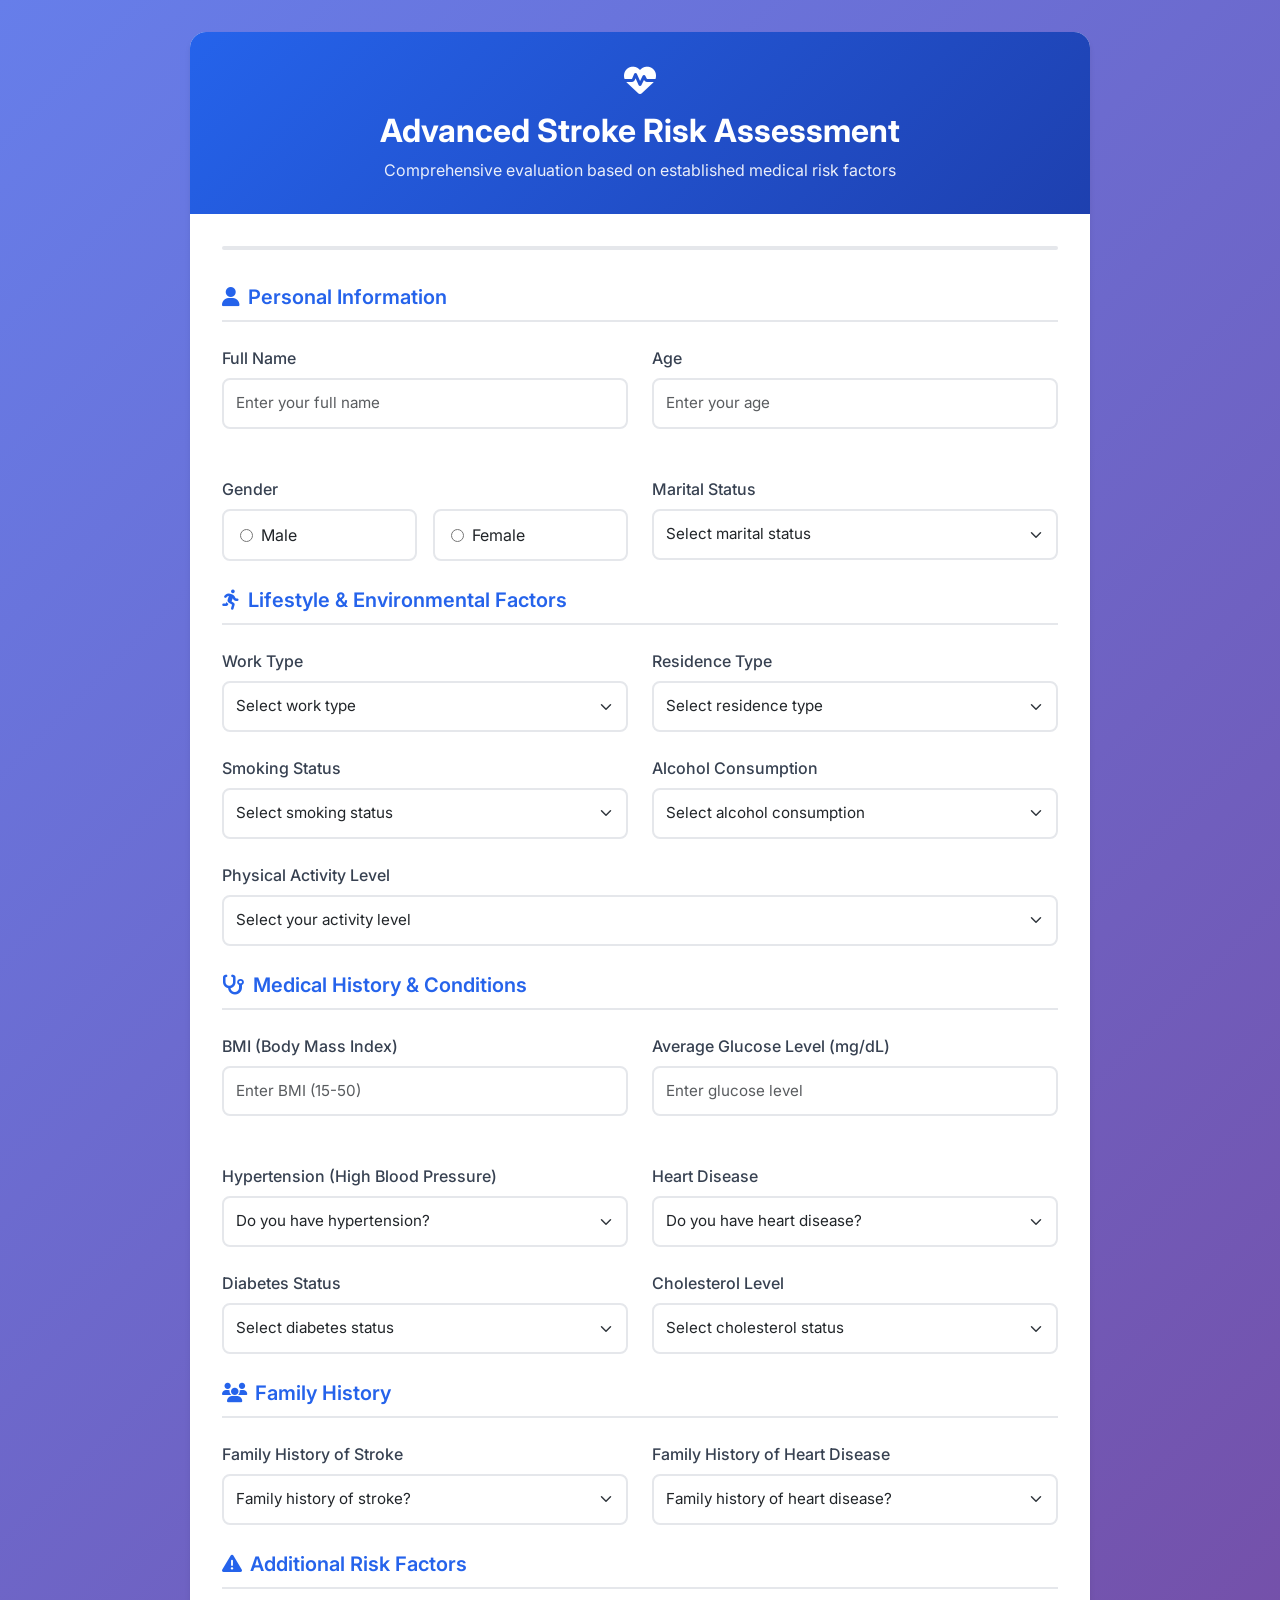
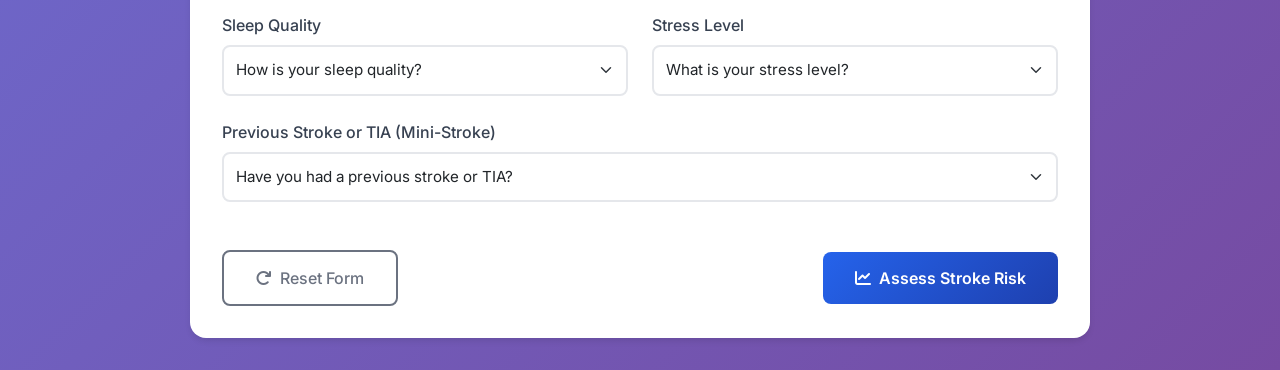
<file: templates/stkforms.html>
<!DOCTYPE html>
<html lang="en">
<head>
    <meta charset="UTF-8">
    <meta name="viewport" content="width=device-width, initial-scale=1.0">
    <title>Advanced Stroke Risk Assessment</title>
    <link href="https://cdn.jsdelivr.net/npm/bootstrap@5.3.0/dist/css/bootstrap.min.css" rel="stylesheet">
    <link href="https://cdnjs.cloudflare.com/ajax/libs/font-awesome/6.4.0/css/all.min.css" rel="stylesheet">
    <link href="https://fonts.googleapis.com/css2?family=Inter:wght@300;400;500;600;700&display=swap" rel="stylesheet">
    <style>
        :root {
            --primary-color: #2563eb;
            --secondary-color: #1e40af;
            --success-color: #059669;
            --warning-color: #d97706;
            --danger-color: #dc2626;
            --light-bg: #f8fafc;
            --card-shadow: 0 4px 6px -1px rgba(0, 0, 0, 0.1);
        }

        * {
            font-family: 'Inter', sans-serif;
        }

        body {
            background: linear-gradient(135deg, #667eea 0%, #764ba2 100%);
            min-height: 100vh;
            padding: 2rem 0;
        }

        .main-container {
            max-width: 900px;
            margin: 0 auto;
        }

        .assessment-card {
            background: white;
            border-radius: 16px;
            box-shadow: var(--card-shadow);
            overflow: hidden;
        }

        .header-section {
            background: linear-gradient(135deg, var(--primary-color), var(--secondary-color));
            color: white;
            padding: 2rem;
            text-align: center;
        }

        .header-section h1 {
            font-size: 2rem;
            font-weight: 700;
            margin-bottom: 0.5rem;
        }

        .header-section p {
            opacity: 0.9;
            margin-bottom: 0;
        }

        .form-section {
            padding: 2rem;
        }

        .section-title {
            color: var(--primary-color);
            font-size: 1.25rem;
            font-weight: 600;
            margin-bottom: 1.5rem;
            padding-bottom: 0.5rem;
            border-bottom: 2px solid #e5e7eb;
            display: flex;
            align-items: center;
            gap: 0.5rem;
        }

        .form-group {
            margin-bottom: 1.5rem;
        }

        .form-label {
            font-weight: 500;
            color: #374151;
            margin-bottom: 0.5rem;
        }

        .form-control, .form-select {
            border: 2px solid #e5e7eb;
            border-radius: 8px;
            padding: 0.75rem;
            font-size: 0.95rem;
            transition: all 0.2s ease;
        }

        .form-control:focus, .form-select:focus {
            border-color: var(--primary-color);
            box-shadow: 0 0 0 3px rgba(37, 99, 235, 0.1);
        }

        .radio-group {
            display: flex;
            gap: 1rem;
            flex-wrap: wrap;
        }

        .radio-option {
            display: flex;
            align-items: center;
            gap: 0.5rem;
            padding: 0.75rem 1rem;
            border: 2px solid #e5e7eb;
            border-radius: 8px;
            cursor: pointer;
            transition: all 0.2s ease;
            flex: 1;
            min-width: 120px;
        }

        .radio-option:hover {
            border-color: var(--primary-color);
            background-color: #f0f9ff;
        }

        .radio-option input[type="radio"]:checked + label {
            color: var(--primary-color);
            font-weight: 500;
        }

        .radio-option:has(input[type="radio"]:checked) {
            border-color: var(--primary-color);
            background-color: #f0f9ff;
        }

        .validation-message {
            font-size: 0.875rem;
            margin-top: 0.25rem;
            min-height: 1.25rem;
        }

        .validation-message.error {
            color: var(--danger-color);
        }

        .validation-message.success {
            color: var(--success-color);
        }

        .btn-primary {
            background: linear-gradient(135deg, var(--primary-color), var(--secondary-color));
            border: none;
            padding: 0.875rem 2rem;
            border-radius: 8px;
            font-weight: 600;
            transition: all 0.2s ease;
        }

        .btn-primary:hover {
            transform: translateY(-1px);
            box-shadow: 0 4px 12px rgba(37, 99, 235, 0.3);
        }

        .btn-outline-secondary {
            border: 2px solid #6b7280;
            color: #6b7280;
            padding: 0.875rem 2rem;
            border-radius: 8px;
            font-weight: 500;
            transition: all 0.2s ease;
        }

        .btn-outline-secondary:hover {
            background-color: #6b7280;
            color: white;
        }

        .info-tooltip {
            color: var(--primary-color);
            cursor: help;
            margin-left: 0.25rem;
        }

        .progress-indicator {
            height: 4px;
            background-color: #e5e7eb;
            border-radius: 2px;
            overflow: hidden;
            margin-bottom: 2rem;
        }

        .progress-bar {
            height: 100%;
            background: linear-gradient(90deg, var(--primary-color), var(--secondary-color));
            width: 0%;
            transition: width 0.3s ease;
        }

        @media (max-width: 768px) {
            .radio-group {
                flex-direction: column;
            }
            
            .radio-option {
                min-width: auto;
            }
        }
    </style>
</head>
<body>
    <div class="container">
        <div class="main-container">
            <div class="assessment-card">
                <div class="header-section">
                    <i class="fas fa-heartbeat fa-2x mb-3"></i>
                    <h1>Advanced Stroke Risk Assessment</h1>
                    <p>Comprehensive evaluation based on established medical risk factors</p>
                </div>

                <div class="form-section">
                    <div class="progress-indicator">
                        <div class="progress-bar" id="progressBar"></div>
                    </div>

                    <form id="strokeAssessmentForm" action="{{ url_for('predictAction') }}" method="POST">
                        <!-- Personal Information Section -->
                        <div class="section-title">
                            <i class="fas fa-user"></i>
                            Personal Information
                        </div>

                        <div class="row">
                            <div class="col-md-6">
                                <div class="form-group">
                                    <label class="form-label">Full Name</label>
                                    <input type="text" class="form-control" name="name" id="patientName" 
                                           placeholder="Enter your full name" required>
                                    <div class="validation-message" id="nameValidation"></div>
                                </div>
                            </div>
                            <div class="col-md-6">
                                <div class="form-group">
                                    <label class="form-label">Age</label>
                                    <input type="number" class="form-control" name="age" id="patientAge" 
                                           placeholder="Enter your age" min="18" max="120" required>
                                    <div class="validation-message" id="ageValidation"></div>
                                </div>
                            </div>
                        </div>

                        <div class="row">
                            <div class="col-md-6">
                                <div class="form-group">
                                    <label class="form-label">Gender</label>
                                    <div class="radio-group">
                                        <div class="radio-option">
                                            <input type="radio" name="gender" value="Male" id="genderMale" required>
                                            <label for="genderMale">Male</label>
                                        </div>
                                        <div class="radio-option">
                                            <input type="radio" name="gender" value="Female" id="genderFemale" required>
                                            <label for="genderFemale">Female</label>
                                        </div>
                                    </div>
                                </div>
                            </div>
                            <div class="col-md-6">
                                <div class="form-group">
                                    <label class="form-label">Marital Status</label>
                                    <select class="form-select" name="maritalstatus" required>
                                        <option value="" disabled selected>Select marital status</option>
                                        <option value="married">Married</option>
                                        <option value="single">Single</option>
                                        <option value="divorced">Divorced</option>
                                        <option value="widowed">Widowed</option>
                                    </select>
                                </div>
                            </div>
                        </div>

                        <!-- Lifestyle Factors Section -->
                        <div class="section-title">
                            <i class="fas fa-running"></i>
                            Lifestyle & Environmental Factors
                        </div>

                        <div class="row">
                            <div class="col-md-6">
                                <div class="form-group">
                                    <label class="form-label">Work Type</label>
                                    <select class="form-select" name="Worktype" required>
                                        <option value="" disabled selected>Select work type</option>
                                        <option value="privatejob">Private Sector</option>
                                        <option value="govtemp">Government Employee</option>
                                        <option value="selfemp">Self-Employed</option>
                                        <option value="retired">Retired</option>
                                        <option value="unemployed">Unemployed</option>
                                        <option value="student">Student</option>
                                    </select>
                                </div>
                            </div>
                            <div class="col-md-6">
                                <div class="form-group">
                                    <label class="form-label">Residence Type</label>
                                    <select class="form-select" name="Residence" required>
                                        <option value="" disabled selected>Select residence type</option>
                                        <option value="urban">Urban Area</option>
                                        <option value="rural">Rural Area</option>
                                        <option value="suburban">Suburban Area</option>
                                    </select>
                                </div>
                            </div>
                        </div>

                        <div class="row">
                            <div class="col-md-6">
                                <div class="form-group">
                                    <label class="form-label">Smoking Status</label>
                                    <select class="form-select" name="Smoke" required>
                                        <option value="" disabled selected>Select smoking status</option>
                                        <option value="non-smoker">Never Smoked</option>
                                        <option value="formerly-smoked">Former Smoker (quit > 1 year ago)</option>
                                        <option value="recent-quit">Recently Quit (< 1 year ago)</option>
                                        <option value="smoker">Current Smoker</option>
                                    </select>
                                </div>
                            </div>
                            <div class="col-md-6">
                                <div class="form-group">
                                    <label class="form-label">Alcohol Consumption</label>
                                    <select class="form-select" name="alcohol" required>
                                        <option value="" disabled selected>Select alcohol consumption</option>
                                        <option value="none">No Alcohol</option>
                                        <option value="light">Light (1-7 drinks/week)</option>
                                        <option value="moderate">Moderate (8-14 drinks/week)</option>
                                        <option value="heavy">Heavy (>14 drinks/week)</option>
                                    </select>
                                </div>
                            </div>
                        </div>

                        <div class="form-group">
                            <label class="form-label">Physical Activity Level</label>
                            <select class="form-select" name="physical_activity" required>
                                <option value="" disabled selected>Select your activity level</option>
                                <option value="sedentary">Sedentary (little to no exercise)</option>
                                <option value="light">Light Activity (1-2 days/week)</option>
                                <option value="moderate">Moderate Activity (3-4 days/week)</option>
                                <option value="active">Very Active (5+ days/week)</option>
                            </select>
                        </div>

                        <!-- Medical History Section -->
                        <div class="section-title">
                            <i class="fas fa-stethoscope"></i>
                            Medical History & Conditions
                        </div>

                        <div class="row">
                            <div class="col-md-6">
                                <div class="form-group">
                                    <label class="form-label">BMI (Body Mass Index)</label>
                                    <input type="number" class="form-control" name="bmi" id="patientBMI" 
                                           placeholder="Enter BMI (15-50)" min="15" max="50" step="0.1" required>
                                    <div class="validation-message" id="bmiValidation"></div>
                                </div>
                            </div>
                            <div class="col-md-6">
                                <div class="form-group">
                                    <label class="form-label">Average Glucose Level (mg/dL)</label>
                                    <input type="number" class="form-control" name="gluclevel" id="glucoseLevel" 
                                           placeholder="Enter glucose level" min="50" max="400" required>
                                    <div class="validation-message" id="glucoseValidation"></div>
                                </div>
                            </div>
                        </div>

                        <div class="row">
                            <div class="col-md-6">
                                <div class="form-group">
                                    <label class="form-label">Hypertension (High Blood Pressure)</label>
                                    <select class="form-select" name="Hypertension" required>
                                        <option value="" disabled selected>Do you have hypertension?</option>
                                        <option value="hypten">Yes, diagnosed with hypertension</option>
                                        <option value="nohypten">No hypertension</option>
                                        <option value="borderline">Borderline/Pre-hypertension</option>
                                    </select>
                                </div>
                            </div>
                            <div class="col-md-6">
                                <div class="form-group">
                                    <label class="form-label">Heart Disease</label>
                                    <select class="form-select" name="Heartdisease" required>
                                        <option value="" disabled selected>Do you have heart disease?</option>
                                        <option value="heartdis">Yes, diagnosed heart condition</option>
                                        <option value="noheartdis">No heart disease</option>
                                    </select>
                                </div>
                            </div>
                        </div>

                        <div class="row">
                            <div class="col-md-6">
                                <div class="form-group">
                                    <label class="form-label">Diabetes Status</label>
                                    <select class="form-select" name="diabetes" required>
                                        <option value="" disabled selected>Select diabetes status</option>
                                        <option value="none">No Diabetes</option>
                                        <option value="prediabetes">Pre-diabetes</option>
                                        <option value="type1">Type 1 Diabetes</option>
                                        <option value="type2">Type 2 Diabetes</option>
                                        <option value="gestational">Gestational Diabetes (past)</option>
                                    </select>
                                </div>
                            </div>
                            <div class="col-md-6">
                                <div class="form-group">
                                    <label class="form-label">Cholesterol Level</label>
                                    <select class="form-select" name="cholesterol" required>
                                        <option value="" disabled selected>Select cholesterol status</option>
                                        <option value="normal">Normal (< 200 mg/dL)</option>
                                        <option value="borderline">Borderline High (200-239 mg/dL)</option>
                                        <option value="high">High (≥ 240 mg/dL)</option>
                                        <option value="unknown">Unknown/Not Tested</option>
                                    </select>
                                </div>
                            </div>
                        </div>

                        <!-- Family History Section -->
                        <div class="section-title">
                            <i class="fas fa-users"></i>
                            Family History
                        </div>

                        <div class="row">
                            <div class="col-md-6">
                                <div class="form-group">
                                    <label class="form-label">Family History of Stroke</label>
                                    <select class="form-select" name="family_stroke" required>
                                        <option value="" disabled selected>Family history of stroke?</option>
                                        <option value="none">No family history</option>
                                        <option value="parent">Parent had stroke</option>
                                        <option value="sibling">Sibling had stroke</option>
                                        <option value="multiple">Multiple family members</option>
                                        <option value="unknown">Unknown</option>
                                    </select>
                                </div>
                            </div>
                            <div class="col-md-6">
                                <div class="form-group">
                                    <label class="form-label">Family History of Heart Disease</label>
                                    <select class="form-select" name="family_heart" required>
                                        <option value="" disabled selected>Family history of heart disease?</option>
                                        <option value="none">No family history</option>
                                        <option value="parent">Parent had heart disease</option>
                                        <option value="sibling">Sibling had heart disease</option>
                                        <option value="multiple">Multiple family members</option>
                                        <option value="unknown">Unknown</option>
                                    </select>
                                </div>
                            </div>
                        </div>

                        <!-- Additional Risk Factors -->
                        <div class="section-title">
                            <i class="fas fa-exclamation-triangle"></i>
                            Additional Risk Factors
                        </div>

                        <div class="row">
                            <div class="col-md-6">
                                <div class="form-group">
                                    <label class="form-label">Sleep Quality</label>
                                    <select class="form-select" name="sleep_quality" required>
                                        <option value="" disabled selected>How is your sleep quality?</option>
                                        <option value="excellent">Excellent (7-9 hours, restful)</option>
                                        <option value="good">Good (6-8 hours, mostly restful)</option>
                                        <option value="fair">Fair (5-7 hours, sometimes restless)</option>
                                        <option value="poor">Poor (< 5 hours or very restless)</option>
                                    </select>
                                </div>
                            </div>
                            <div class="col-md-6">
                                <div class="form-group">
                                    <label class="form-label">Stress Level</label>
                                    <select class="form-select" name="stress_level" required>
                                        <option value="" disabled selected>What is your stress level?</option>
                                        <option value="low">Low Stress</option>
                                        <option value="moderate">Moderate Stress</option>
                                        <option value="high">High Stress</option>
                                        <option value="severe">Severe/Chronic Stress</option>
                                    </select>
                                </div>
                            </div>
                        </div>

                        <div class="form-group">
                            <label class="form-label">Previous Stroke or TIA (Mini-Stroke)</label>
                            <select class="form-select" name="previous_stroke" required>
                                <option value="" disabled selected>Have you had a previous stroke or TIA?</option>
                                <option value="none">No previous stroke or TIA</option>
                                <option value="tia">Previous TIA (mini-stroke)</option>
                                <option value="minor_stroke">Previous minor stroke</option>
                                <option value="major_stroke">Previous major stroke</option>
                            </select>
                        </div>

                        <!-- Submit Section -->
                        <div class="d-flex justify-content-between align-items-center pt-4">
                            <button type="reset" class="btn btn-outline-secondary">
                                <i class="fas fa-redo me-2"></i>Reset Form
                            </button>
                            <button type="submit" class="btn btn-primary">
                                <i class="fas fa-chart-line me-2"></i>Assess Stroke Risk
                            </button>
                        </div>
                    </form>
                </div>
            </div>
        </div>
    </div>

    <script src="https://cdn.jsdelivr.net/npm/bootstrap@5.3.0/dist/js/bootstrap.bundle.min.js"></script>
    <script>
        // Enhanced validation functions (maintaining core functionality)
        function validateName() {
            const name = document.getElementById('patientName').value;
            const validation = document.getElementById('nameValidation');
            
            if (name.length < 2) {
                validation.textContent = 'Name must be at least 2 characters long';
                validation.className = 'validation-message error';
                return false;
            } else if (!/^[a-zA-Z\s]+$/.test(name)) {
                validation.textContent = 'Name should only contain letters and spaces';
                validation.className = 'validation-message error';
                return false;
            } else {
                validation.textContent = '✓ Valid name';
                validation.className = 'validation-message success';
                return true;
            }
        }

        function validateAge() {
            const age = parseInt(document.getElementById('patientAge').value);
            const validation = document.getElementById('ageValidation');
            
            if (isNaN(age) || age < 18 || age > 120) {
                validation.textContent = 'Please enter a valid age between 18 and 120';
                validation.className = 'validation-message error';
                return false;
            } else {
                validation.textContent = '✓ Valid age';
                validation.className = 'validation-message success';
                return true;
            }
        }

        function validateBmi() {
            const bmi = parseFloat(document.getElementById('patientBMI').value);
            const validation = document.getElementById('bmiValidation');
            
            if (isNaN(bmi) || bmi < 15 || bmi > 50) {
                validation.textContent = 'Please enter a valid BMI between 15 and 50';
                validation.className = 'validation-message error';
                return false;
            } else {
                let category = '';
                if (bmi < 18.5) category = '(Underweight)';
                else if (bmi < 25) category = '(Normal weight)';
                else if (bmi < 30) category = '(Overweight)';
                else category = '(Obese)';
                
                validation.textContent = `✓ Valid BMI ${category}`;
                validation.className = 'validation-message success';
                return true;
            }
        }

        function validateGlucose() {
            const glucose = parseInt(document.getElementById('glucoseLevel').value);
            const validation = document.getElementById('glucoseValidation');
            
            if (isNaN(glucose) || glucose < 50 || glucose > 400) {
                validation.textContent = 'Please enter a valid glucose level between 50-400 mg/dL';
                validation.className = 'validation-message error';
                return false;
            } else {
                let status = '';
                if (glucose < 100) status = '(Normal)';
                else if (glucose < 126) status = '(Pre-diabetic range)';
                else status = '(Diabetic range)';
                
                validation.textContent = `✓ Valid glucose level ${status}`;
                validation.className = 'validation-message success';
                return true;
            }
        }

        // Progress bar functionality
        function updateProgress() {
            const form = document.getElementById('strokeAssessmentForm');
            const inputs = form.querySelectorAll('input[required], select[required]');
            let completed = 0;
            
            inputs.forEach(input => {
                if (input.type === 'radio') {
                    if (form.querySelector(`input[name="${input.name}"]:checked`)) {
                        completed++;
                    }
                } else if (input.value.trim() !== '') {
                    completed++;
                }
            });
            
            const progress = (completed / inputs.length) * 100;
            document.getElementById('progressBar').style.width = progress + '%';
        }

        // Event listeners for real-time validation and progress
        document.getElementById('patientName').addEventListener('keyup', () => {
            validateName();
            updateProgress();
        });

        document.getElementById('patientAge').addEventListener('keyup', () => {
            validateAge();
            updateProgress();
        });

        document.getElementById('patientBMI').addEventListener('keyup', () => {
            validateBmi();
            updateProgress();
        });

        document.getElementById('glucoseLevel').addEventListener('keyup', () => {
            validateGlucose();
            updateProgress();
        });

        // Add progress tracking for all form elements
        document.querySelectorAll('select, input[type="radio"]').forEach(element => {
            element.addEventListener('change', updateProgress);
        });

        // Form submission validation
        document.getElementById('strokeAssessmentForm').addEventListener('submit', function(e) {
            const isValid = validateName() && validateAge() && validateBmi() && validateGlucose();
            
            if (!isValid) {
                e.preventDefault();
                alert('Please correct the errors in the form before submitting.');
            }
        });

        // Initialize progress on page load
        document.addEventListener('DOMContentLoaded', updateProgress);
    </script>
</body>
</html>
</file>
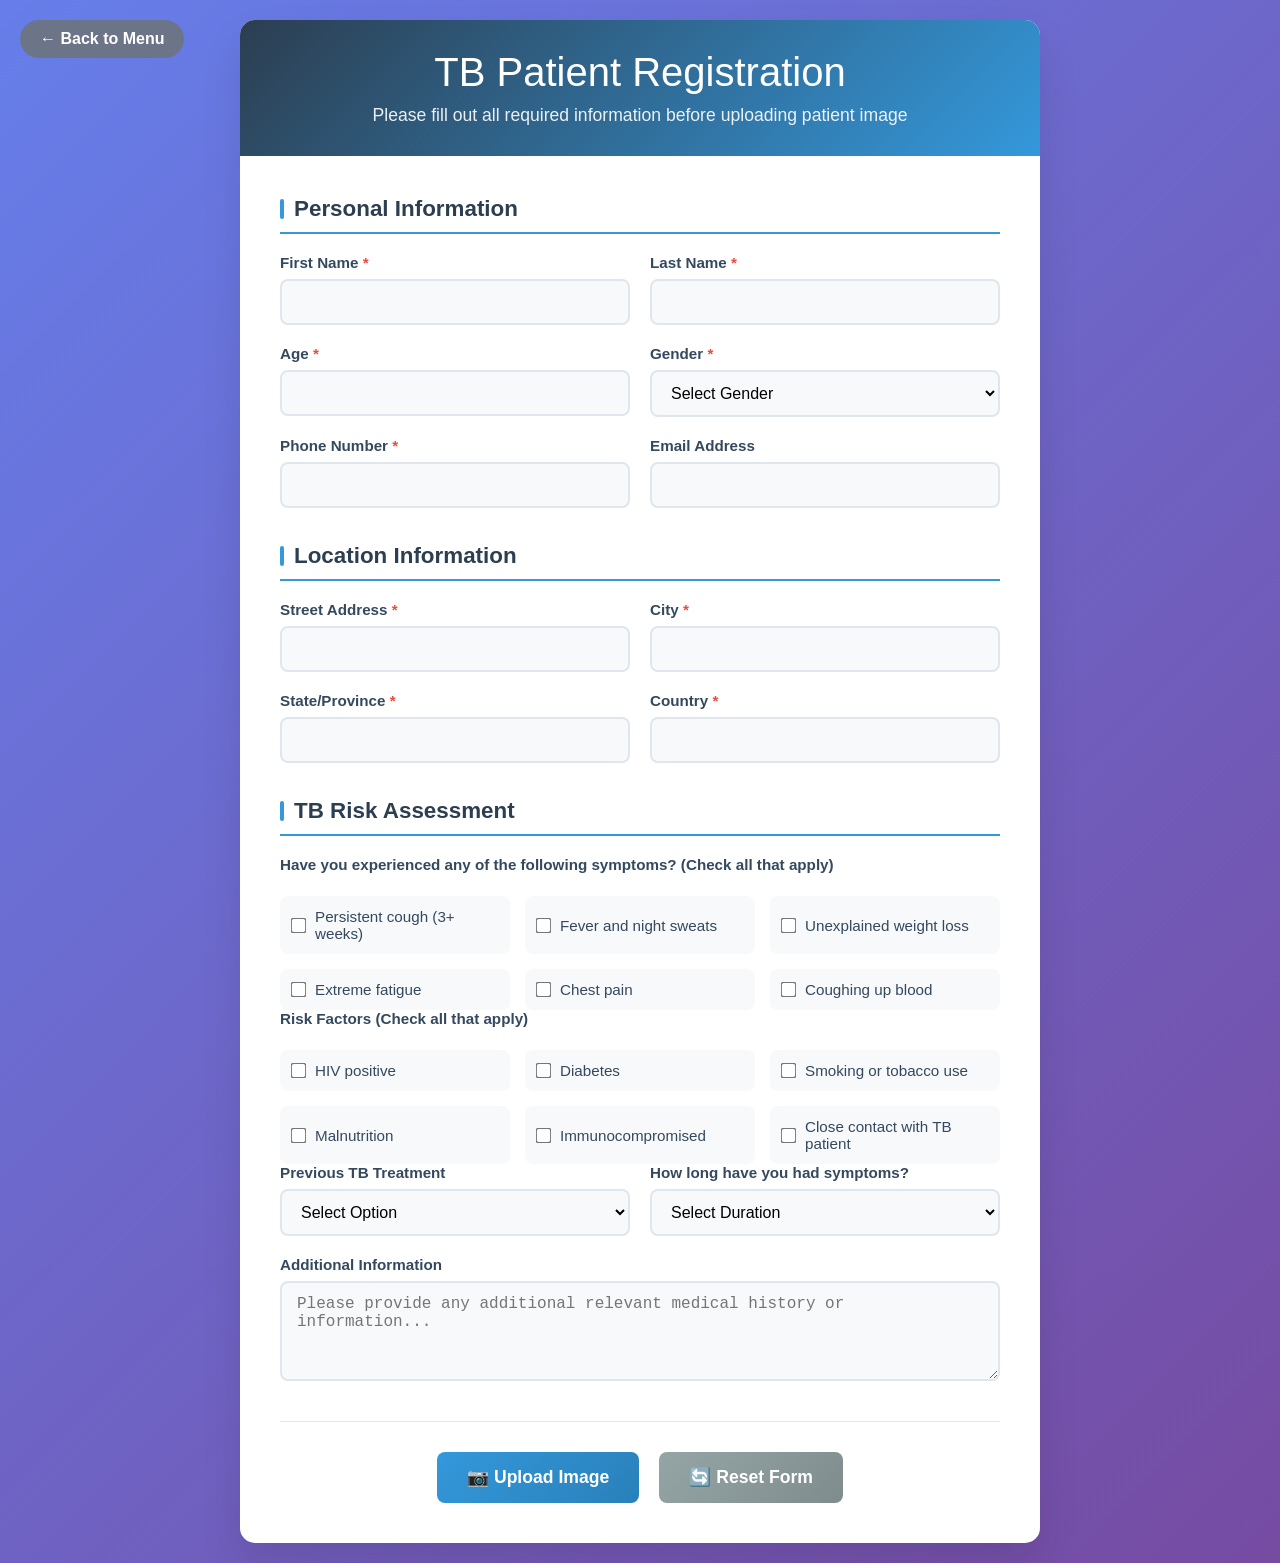
<file: templates/tbforms.html>
<!DOCTYPE html>
<html lang="en">
<head>
    <meta charset="UTF-8">
    <meta name="viewport" content="width=device-width, initial-scale=1.0">
    <title>TB Patient Registration Form</title>
    <style>
        * {
            margin: 0;
            padding: 0;
            box-sizing: border-box;
        }

        body {
            font-family: 'Segoe UI', Tahoma, Geneva, Verdana, sans-serif;
            background: linear-gradient(135deg, #667eea 0%, #764ba2 100%);
            min-height: 100vh;
            padding: 20px;
        }

        .container {
            max-width: 800px;
            margin: 0 auto;
            background: white;
            border-radius: 15px;
            box-shadow: 0 20px 40px rgba(0, 0, 0, 0.1);
            overflow: hidden;
        }

        .header {
            background: linear-gradient(135deg, #2c3e50, #3498db);
            color: white;
            padding: 30px;
            text-align: center;
        }

        .header h1 {
            font-size: 2.5rem;
            margin-bottom: 10px;
            font-weight: 300;
        }

        .header p {
            font-size: 1.1rem;
            opacity: 0.9;
        }

        .form-container {
            padding: 40px;
        }

        .form-section {
            margin-bottom: 35px;
        }

        .section-title {
            font-size: 1.4rem;
            color: #2c3e50;
            margin-bottom: 20px;
            padding-bottom: 10px;
            border-bottom: 2px solid #3498db;
            display: flex;
            align-items: center;
        }

        .section-title::before {
            content: '';
            width: 4px;
            height: 20px;
            background: #3498db;
            margin-right: 10px;
            border-radius: 2px;
        }

        .form-row {
            display: grid;
            grid-template-columns: repeat(auto-fit, minmax(250px, 1fr));
            gap: 20px;
            margin-bottom: 20px;
        }

        .form-group {
            display: flex;
            flex-direction: column;
        }

        .form-group label {
            font-weight: 600;
            color: #34495e;
            margin-bottom: 8px;
            font-size: 0.95rem;
        }

        .form-group input,
        .form-group select,
        .form-group textarea {
            padding: 12px 15px;
            border: 2px solid #e0e6ed;
            border-radius: 8px;
            font-size: 1rem;
            transition: all 0.3s ease;
            background: #f8f9fa;
        }

        .form-group input:focus,
        .form-group select:focus,
        .form-group textarea:focus {
            outline: none;
            border-color: #3498db;
            background: white;
            box-shadow: 0 0 0 3px rgba(52, 152, 219, 0.1);
        }

        .checkbox-group {
            display: grid;
            grid-template-columns: repeat(auto-fit, minmax(200px, 1fr));
            gap: 15px;
            margin-top: 15px;
        }

        .checkbox-item {
            display: flex;
            align-items: center;
            padding: 12px;
            background: #f8f9fa;
            border-radius: 8px;
            transition: all 0.3s ease;
        }

        .checkbox-item:hover {
            background: #e9ecef;
        }

        .checkbox-item input[type="checkbox"] {
            margin-right: 10px;
            transform: scale(1.2);
        }

        .checkbox-item label {
            margin: 0;
            cursor: pointer;
            font-weight: 500;
        }

        .button-container {
            display: flex;
            gap: 20px;
            justify-content: center;
            margin-top: 40px;
            padding-top: 30px;
            border-top: 1px solid #e0e6ed;
        }

        .btn {
            padding: 15px 30px;
            border: none;
            border-radius: 8px;
            font-size: 1.1rem;
            font-weight: 600;
            cursor: pointer;
            transition: all 0.3s ease;
            min-width: 150px;
            display: flex;
            align-items: center;
            justify-content: center;
            gap: 10px;
        }

        .btn-primary {
            background: linear-gradient(135deg, #3498db, #2980b9);
            color: white;
        }

        .btn-primary:hover {
            background: linear-gradient(135deg, #2980b9, #1f5f8b);
            transform: translateY(-2px);
            box-shadow: 0 5px 15px rgba(52, 152, 219, 0.3);
        }

        .btn-secondary {
            background: linear-gradient(135deg, #95a5a6, #7f8c8d);
            color: white;
        }

        .btn-secondary:hover {
            background: linear-gradient(135deg, #7f8c8d, #6c7b7d);
            transform: translateY(-2px);
            box-shadow: 0 5px 15px rgba(149, 165, 166, 0.3);
        }

        .required {
            color: #e74c3c;
        }

        .success-message {
            background: #d4edda;
            color: #155724;
            padding: 15px;
            border-radius: 8px;
            margin-bottom: 20px;
            border-left: 4px solid #28a745;
            display: none;
        }

        @media (max-width: 768px) {
            .form-row {
                grid-template-columns: 1fr;
            }
            
            .button-container {
                flex-direction: column;
                align-items: center;
            }
            
            .btn {
                width: 100%;
                max-width: 300px;
            }
            
            .header h1 {
                font-size: 2rem;
            }
            
            .form-container {
                padding: 20px;
            }
        }

        .back-btn {
      position: absolute;
      top: 20px;
      left: 20px;
      background: rgba(108, 117, 125, 0.9);
      color: white;
      border: none;
      padding: 10px 20px;
      border-radius: 25px;
      text-decoration: none;
      font-weight: 600;
      transition: all 0.3s ease;
      backdrop-filter: blur(10px);
    }

    .back-btn:hover {
      background: rgba(90, 98, 104, 0.9);
      transform: translateY(-2px);
    }
    </style>
</head>
<body>
    <a href="/" class="back-btn">← Back to Menu</a>
    <div class="container">
        <div class="header">
            <h1>TB Patient Registration</h1>
            <p>Please fill out all required information before uploading patient image</p>
        </div>

        <div class="form-container">
            <div class="success-message" id="successMessage">
                Form validated successfully! Redirecting to camera...
            </div>

             <form id="tbPatientForm" action="/predict_tb" method="POST" enctype="multipart/form-data">
           <!--<form id="tbPatientForm" >-->

              <!--Personal Information Section -->
                <div class="form-section">
                    <h2 class="section-title">Personal Information</h2>
                    <div class="form-row">
                        <div class="form-group">
                            <label for="firstName">First Name <span class="required">*</span></label>
                            <input type="text" id="firstName" name="firstName" required>
                        </div>
                        <div class="form-group">
                            <label for="lastName">Last Name <span class="required">*</span></label>
                            <input type="text" id="lastName" name="lastName" required>
                        </div>
                    </div>
                    <div class="form-row">
                        <div class="form-group">
                            <label for="age">Age <span class="required">*</span></label>
                            <input type="number" id="age" name="age" min="1" max="120" required>
                        </div>
                        <div class="form-group">
                            <label for="gender">Gender <span class="required">*</span></label>
                            <select id="gender" name="gender" required>
                                <option value="">Select Gender</option>
                                <option value="male">Male</option>
                                <option value="female">Female</option>
                                <option value="other">Other</option>
                            </select>
                        </div>
                    </div>
                    <div class="form-row">
                        <div class="form-group">
                            <label for="phone">Phone Number <span class="required">*</span></label>
                            <input type="tel" id="phone" name="phone" required>
                        </div>
                        <div class="form-group">
                            <label for="email">Email Address</label>
                            <input type="email" id="email" name="email">
                        </div>
                    </div>
                </div>

                <!-- Location Information Section -->
                <div class="form-section">
                    <h2 class="section-title">Location Information</h2>
                    <div class="form-row">
                        <div class="form-group">
                            <label for="address">Street Address <span class="required">*</span></label>
                            <input type="text" id="address" name="address" required>
                        </div>
                        <div class="form-group">
                            <label for="city">City <span class="required">*</span></label>
                            <input type="text" id="city" name="city" required>
                        </div>
                    </div>
                    <div class="form-row">
                        <div class="form-group">
                            <label for="state">State/Province <span class="required">*</span></label>
                            <input type="text" id="state" name="state" required>
                        </div>
                        <div class="form-group">
                            <label for="country">Country <span class="required">*</span></label>
                            <input type="text" id="country" name="country" required>
                        </div>
                    </div>
                </div>

                <!--TB Risk Factors Section -->
                <div class="form-section">
                    <h2 class="section-title">TB Risk Assessment</h2>
                    <div class="form-group">
                        <label>Have you experienced any of the following symptoms? (Check all that apply)</label>
                        <div class="checkbox-group">
                            <div class="checkbox-item">
                                <input type="checkbox" id="cough" name="symptoms" value="persistent_cough">
                                <label for="cough">Persistent cough (3+ weeks)</label>
                            </div>
                            <div class="checkbox-item">
                                <input type="checkbox" id="fever" name="symptoms" value="fever">
                                <label for="fever">Fever and night sweats</label>
                            </div>
                            <div class="checkbox-item">
                                <input type="checkbox" id="weightLoss" name="symptoms" value="weight_loss">
                                <label for="weightLoss">Unexplained weight loss</label>
                            </div>
                            <div class="checkbox-item">
                                <input type="checkbox" id="fatigue" name="symptoms" value="fatigue">
                                <label for="fatigue">Extreme fatigue</label>
                            </div>
                            <div class="checkbox-item">
                                <input type="checkbox" id="chestPain" name="symptoms" value="chest_pain">
                                <label for="chestPain">Chest pain</label>
                            </div>
                            <div class="checkbox-item">
                                <input type="checkbox" id="bloodCough" name="symptoms" value="blood_cough">
                                <label for="bloodCough">Coughing up blood</label>
                            </div>
                        </div>
                    </div>

                    <div class="form-group">
                        <label>Risk Factors (Check all that apply)</label>
                        <div class="checkbox-group">
                            <div class="checkbox-item">
                                <input type="checkbox" id="hivPositive" name="riskFactors" value="hiv_positive">
                                <label for="hivPositive">HIV positive</label>
                            </div>
                            <div class="checkbox-item">
                                <input type="checkbox" id="diabetes" name="riskFactors" value="diabetes">
                                <label for="diabetes">Diabetes</label>
                            </div>
                            <div class="checkbox-item">
                                <input type="checkbox" id="smoking" name="riskFactors" value="smoking">
                                <label for="smoking">Smoking or tobacco use</label>
                            </div>
                            <div class="checkbox-item">
                                <input type="checkbox" id="malnutrition" name="riskFactors" value="malnutrition">
                                <label for="malnutrition">Malnutrition</label>
                            </div>
                            <div class="checkbox-item">
                                <input type="checkbox" id="immunocompromised" name="riskFactors" value="immunocompromised">
                                <label for="immunocompromised">Immunocompromised</label>
                            </div>
                            <div class="checkbox-item">
                                <input type="checkbox" id="closeContact" name="riskFactors" value="close_contact">
                                <label for="closeContact">Close contact with TB patient</label>
                            </div>
                        </div>
                    </div>

                    <div class="form-row">
                        <div class="form-group">
                            <label for="previousTB">Previous TB Treatment</label>
                            <select id="previousTB" name="previousTB">
                                <option value="">Select Option</option>
                                <option value="never">Never treated for TB</option>
                                <option value="completed">Completed TB treatment</option>
                                <option value="incomplete">Incomplete TB treatment</option>
                                <option value="current">Currently on TB treatment</option>
                            </select>
                        </div>
                        <div class="form-group">
                            <label for="symptomDuration">How long have you had symptoms?</label>
                            <select id="symptomDuration" name="symptomDuration">
                                <option value="">Select Duration</option>
                                <option value="less_than_week">Less than 1 week</option>
                                <option value="1_2_weeks">1-2 weeks</option>
                                <option value="2_4_weeks">2-4 weeks</option>
                                <option value="more_than_month">More than 1 month</option>
                            </select>
                        </div>
                    </div>

                    <div class="form-group">
                        <label for="additionalInfo">Additional Information</label>
                        <textarea id="additionalInfo" name="additionalInfo" rows="4" placeholder="Please provide any additional relevant medical history or information..."></textarea>
                    </div>
                </div>
                <!-- new things added--
                 <div class="form-group">
    <label for="image">Upload Chest X-ray <span class="required">*</span></label>
    <input type="file" id="image" name="image" required>
</div>-->


                <!-- Action Buttons -->
                <div class="button-container">
                   <button type="button" class="btn btn-primary" id="uploadBtn">
                        📷 Upload Image
                    </button>
                   <!---- <button type="submit" class="btn btn-primary">
    📤 Submit for Analysis
</button>-->

                   

                    <button type="button" class="btn btn-secondary" id="resetBtn">
                        🔄 Reset Form
                    </button>
                </div>
            </form>
        </div>
    </div>

    <script>
        // Form elements
        const form = document.getElementById('tbPatientForm');
        const uploadBtn = document.getElementById('uploadBtn');
        const resetBtn = document.getElementById('resetBtn');
        const successMessage = document.getElementById('successMessage');

        // Upload Image button functionality - MODIFIED TO REDIRECT TO CAMERA.HTML
        uploadBtn.addEventListener('click', function() {
            if (validateForm()) {
                // Save form data to localStorage before redirecting
                const formData = getFormData();
                localStorage.setItem('tbPatientData', JSON.stringify(formData));
                
                // Show success message
                successMessage.style.display = 'block';
                successMessage.innerHTML = `
                    <strong>Form Validated!</strong> Redirecting to camera...
                `;
                
                // Scroll to top to show message
                document.querySelector('.container').scrollIntoView({ behavior: 'smooth' });
                
                // Redirect to camera page after a brief delay
                setTimeout(() => {
                    window.location.href = '/camera';
                }, 1500);
                
            } else {
                alert('Please fill in all required fields before proceeding to camera.');
            }
        });

        // Reset button functionality
        resetBtn.addEventListener('click', function() {
            if (confirm('Are you sure you want to reset the form? All entered data will be lost.')) {
                form.reset();
                successMessage.style.display = 'none';
                
                // Reset any custom styling
                const inputs = form.querySelectorAll('input, select, textarea');
                inputs.forEach(input => {
                    input.style.borderColor = '#e0e6ed';
                });
            }
        });

        // Form validation function
        function validateForm() {
            const requiredFields = form.querySelectorAll('[required]');
            let isValid = true;
            
            requiredFields.forEach(field => {
                if (!field.value.trim()) {
                    field.style.borderColor = '#e74c3c';
                    isValid = false;
                } else {
                    field.style.borderColor = '#27ae60';
                }
            });
            
            return isValid;
        }

        // Get form data function
        function getFormData() {
            const formData = new FormData(form);
            const data = {};
            
            // Get regular form fields
            for (let [key, value] of formData.entries()) {
                if (data[key]) {
                    // Handle multiple values (like checkboxes)
                    if (Array.isArray(data[key])) {
                        data[key].push(value);
                    } else {
                        data[key] = [data[key], value];
                    }
                } else {
                    data[key] = value;
                }
            }
            
            // Get checkbox values
            const symptoms = [];
            const riskFactors = [];
            
            document.querySelectorAll('input[name="symptoms"]:checked').forEach(cb => {
                symptoms.push(cb.value);
            });
            
            document.querySelectorAll('input[name="riskFactors"]:checked').forEach(cb => {
                riskFactors.push(cb.value);
            });
            
            data.symptoms = symptoms;
            data.riskFactors = riskFactors;
            
            return data;
        }

        // Real-time validation
        const inputs = form.querySelectorAll('input[required], select[required]');
        inputs.forEach(input => {
            input.addEventListener('blur', function() {
                if (this.value.trim()) {
                    this.style.borderColor = '#27ae60';
                } else {
                    this.style.borderColor = '#e74c3c';
                }
            });
            
            input.addEventListener('input', function() {
                if (this.style.borderColor === 'rgb(231, 76, 60)' && this.value.trim()) {
                    this.style.borderColor = '#e0e6ed';
                }
            });
        });

        // Smooth scrolling for better UX
        document.addEventListener('DOMContentLoaded', function() {
            // Add any initialization code here
            console.log('TB Patient Registration Form loaded successfully');
        });
    </script>
</body>
</html>
</file>
<file: static/bmistyles.css>
@import url('https://fonts.googleapis.com/css2?family=Montserrat:wght@300&display=swap');
/* Navigation bar */
.nav-bar-image{
    width : 8%;
}
.navbar  {
    padding-top: 2rem;
    padding-left: 4rem ;
    padding-right: 4rem;
    padding-bottom: 2rem;
}
.navbar-brand {
    font-family: 'Ubuntu', sans-serif;
    font-size: 1.3rem;
    font-weight: bold;
}
.nav-item {
    padding : 0 18px 0 18px;

}
.nav-link {
    font-size : 1.2rem;
    font-family: 'Ubuntu', sans-serif;
    font-weight: bold;
}
/* nav bar end */

*,
*:before,
*:after{
    padding: 0;
    margin: 0;
    box-sizing: border-box;
}
body{
    height: 100vh;
    font-family: 'Montserrat', sans-serif;
    font-weight: bold;
    /*background-color:#2398f2;*/
    background-color:#44cfd4;
   
    /*background: #046db9;*/
}
.container{
    /*background-color: #ffffff;*/
    /*background-color: #b4e2fc;*/
    background-color: #9aebf9;
    padding: 30px 30px;
    width: 1000px;
    height: 480px;
    position: absolute;
    transform: translate(-50%,-50%);
    top: 57%;
    margin-left:50%;
    margin-right:auto;
    /*font-family: 'Poppins',sans-serif;*/
    /*font-family: 'Merriweather', serif;*/
    
    box-shadow: 25px 25px 30px rgba(0,0,0,0.15);
    padding:0;
}

.container-one{
    width:500px;
}
.container-two{
    width:500px;
    padding-left: 70px;;
    padding-right: 70px;
}
.container-one img{
    height: 408px;
    margin-left: 0;
    bottom:0;
}
h1{
    /*background: #ca0f0f;*/
    background-color: #9f241b;
   /* background-color: #1a75bf;*/
	color: white;
	text-align: center;
	font-size: 23px;
	letter-spacing: 1px;
	margin-top: 0px;
    padding-top: 18px;
    padding-bottom: 18px;
    margin-left: 0px;
    font-weight:bold;
}


span{
    font-weight: 500;
    width:50px;
    padding-left: 6px;
    line-height: 250%;
    font-weight:bold;
}
input[type="range"]{
    width: 80%;
    height: 3.5px;
    -webkit-appearance: none;
    appearance: none;
    background-color: #000000;
    border-radius: 3px;
    outline: none;
}
input[type="range"]::-webkit-slider-thumb{
    -webkit-appearance: none;
    appearance: none;
    height: 15px;
    width: 15px;
    background-color: #9f241b;
    border-radius: 50%;
    cursor: pointer;
}
#result{
    font-size: 35px;
    font-weight: bold;
    letter-spacing: 1px;
    text-align: center;
    color: #7DCE13;
    padding-top:15px;
}
#category{
    font-size: 18px;
    text-align: center;
    letter-spacing: 1px;
    padding-bottom:22px;
    color:white;
}
.display{
/*box-shadow: 0 0 20px rgba(0,139,253,0.25);*/
margin-bottom: 60px;
margin-top: 70px;
background-color: rgb(67, 67, 65);
border-radius: 10px;
}

@media (max-width:500px){
    .img-fluid{
        display: none;
    }
    .py-2 {
        display: flex;
    }
    .py-5{
        padding-top: 0rem !important;
    }
    .navbar {
        padding-bottom: 0rem;
        padding-top: 0.7rem;
        padding-left: 0.7rem;
        padding-right: 0.7rem;
    }
    .navbar-brand {
        width: 60%;
        font-family: 'Ubuntu', sans-serif;
        font-size: 1.3rem;
        font-weight: bold;
    }
    .navbar-light .navbar-nav .nav-link {
        text-align: center;
        color: rgba(0,0,0,.55);
    }
    .nav-link {
        display: block;
        padding: 0.5rem 1rem;
        color: #0d6efd;
        text-decoration: none;
        transition: color .15s ease-in-out,background-color .15s ease-in-out,border-color .15s ease-in-out;
    }
    
    .nav-bar-image {
        width: 20%;
    }
    h1 {
        /* background: #ca0f0f; */
        background-color: #9f241b;
        /* background-color: #1a75bf; */
        color: white;
        text-align: center;
        font-size: 23px;
        letter-spacing: 1px;
        margin-top: 0px;
        padding-top: 28px;
        padding-bottom: 20px;
        margin-left: 0px;
        font-weight: bold;
    }
    .container{
        width:100%;
        height:418px;
        top:53%;
    }
    .container-one {
        width: 0px;
    }
    .display {
        /* box-shadow: 0 0 20px rgb(0 139 253 / 25%); */
        margin-bottom: 60px;
        margin-top: 2rem;
        background-color: rgb(67, 67, 65);
        border-radius: 10px;
    }
    .container-two {
        width: 500px;
        padding-left: 30px;
        padding-right: 30px;
    }
}
</file>
